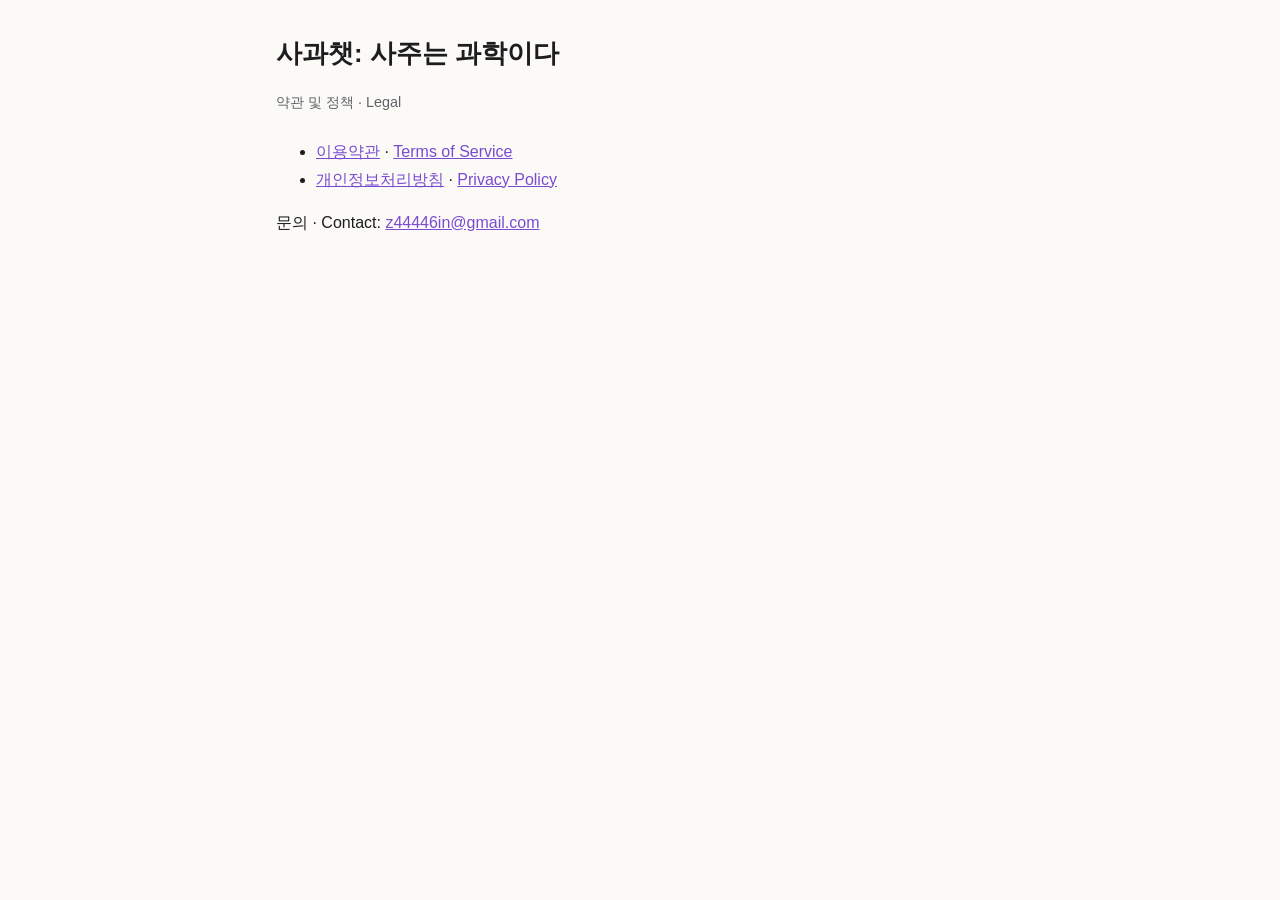
<file: index.html>
<!doctype html>
<html lang="ko">
<head>
<meta charset="utf-8">
<meta name="viewport" content="width=device-width, initial-scale=1">
<title>사과챗 약관</title>
<link rel="stylesheet" href="style.css">
</head>
<body>
<main>
<h1>사과챗: 사주는 과학이다</h1>
<p class="meta">약관 및 정책 · Legal</p>
<ul>
<li><a href="terms.html">이용약관</a> · <a href="terms-en.html">Terms of Service</a></li>
<li><a href="privacy.html">개인정보처리방침</a> · <a href="privacy-en.html">Privacy Policy</a></li>
</ul>
<p>문의 · Contact: <a href="mailto:z44446in@gmail.com">z44446in@gmail.com</a></p>
</main>
</body>
</html>
</file>
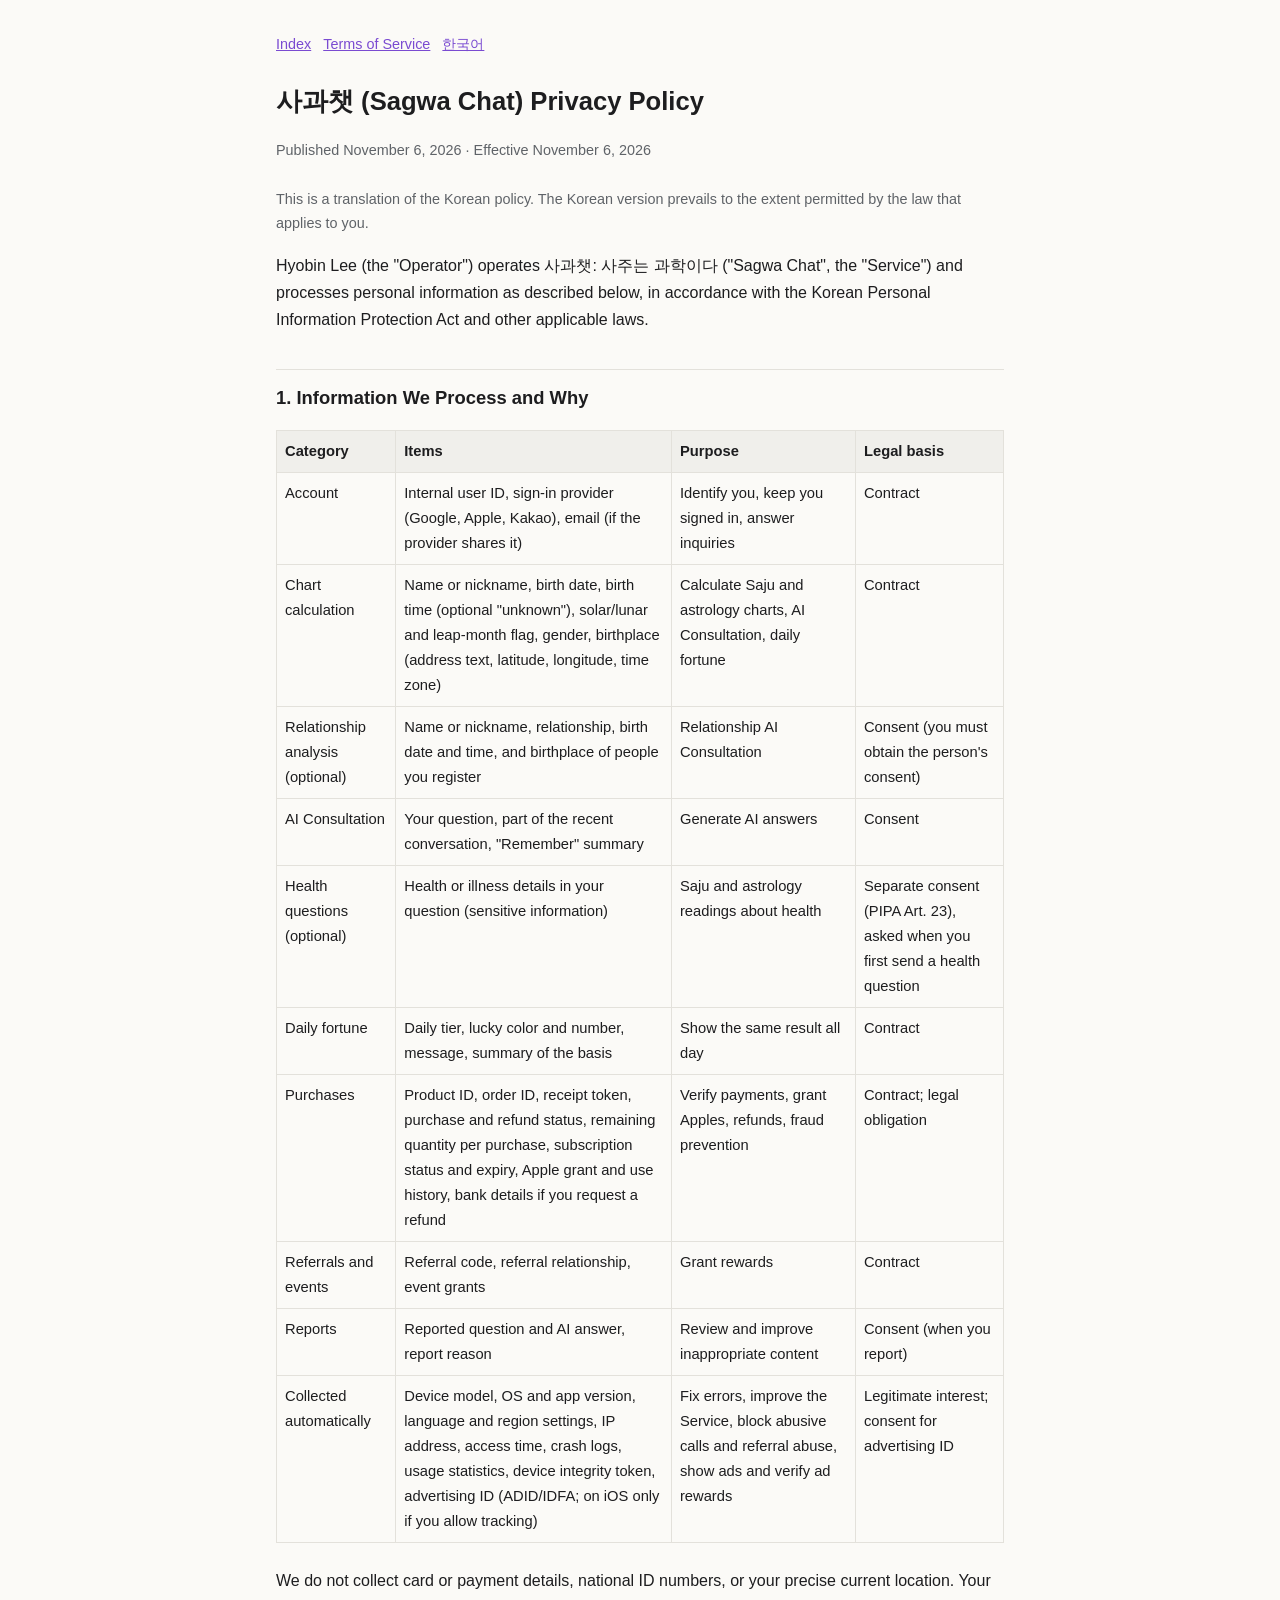
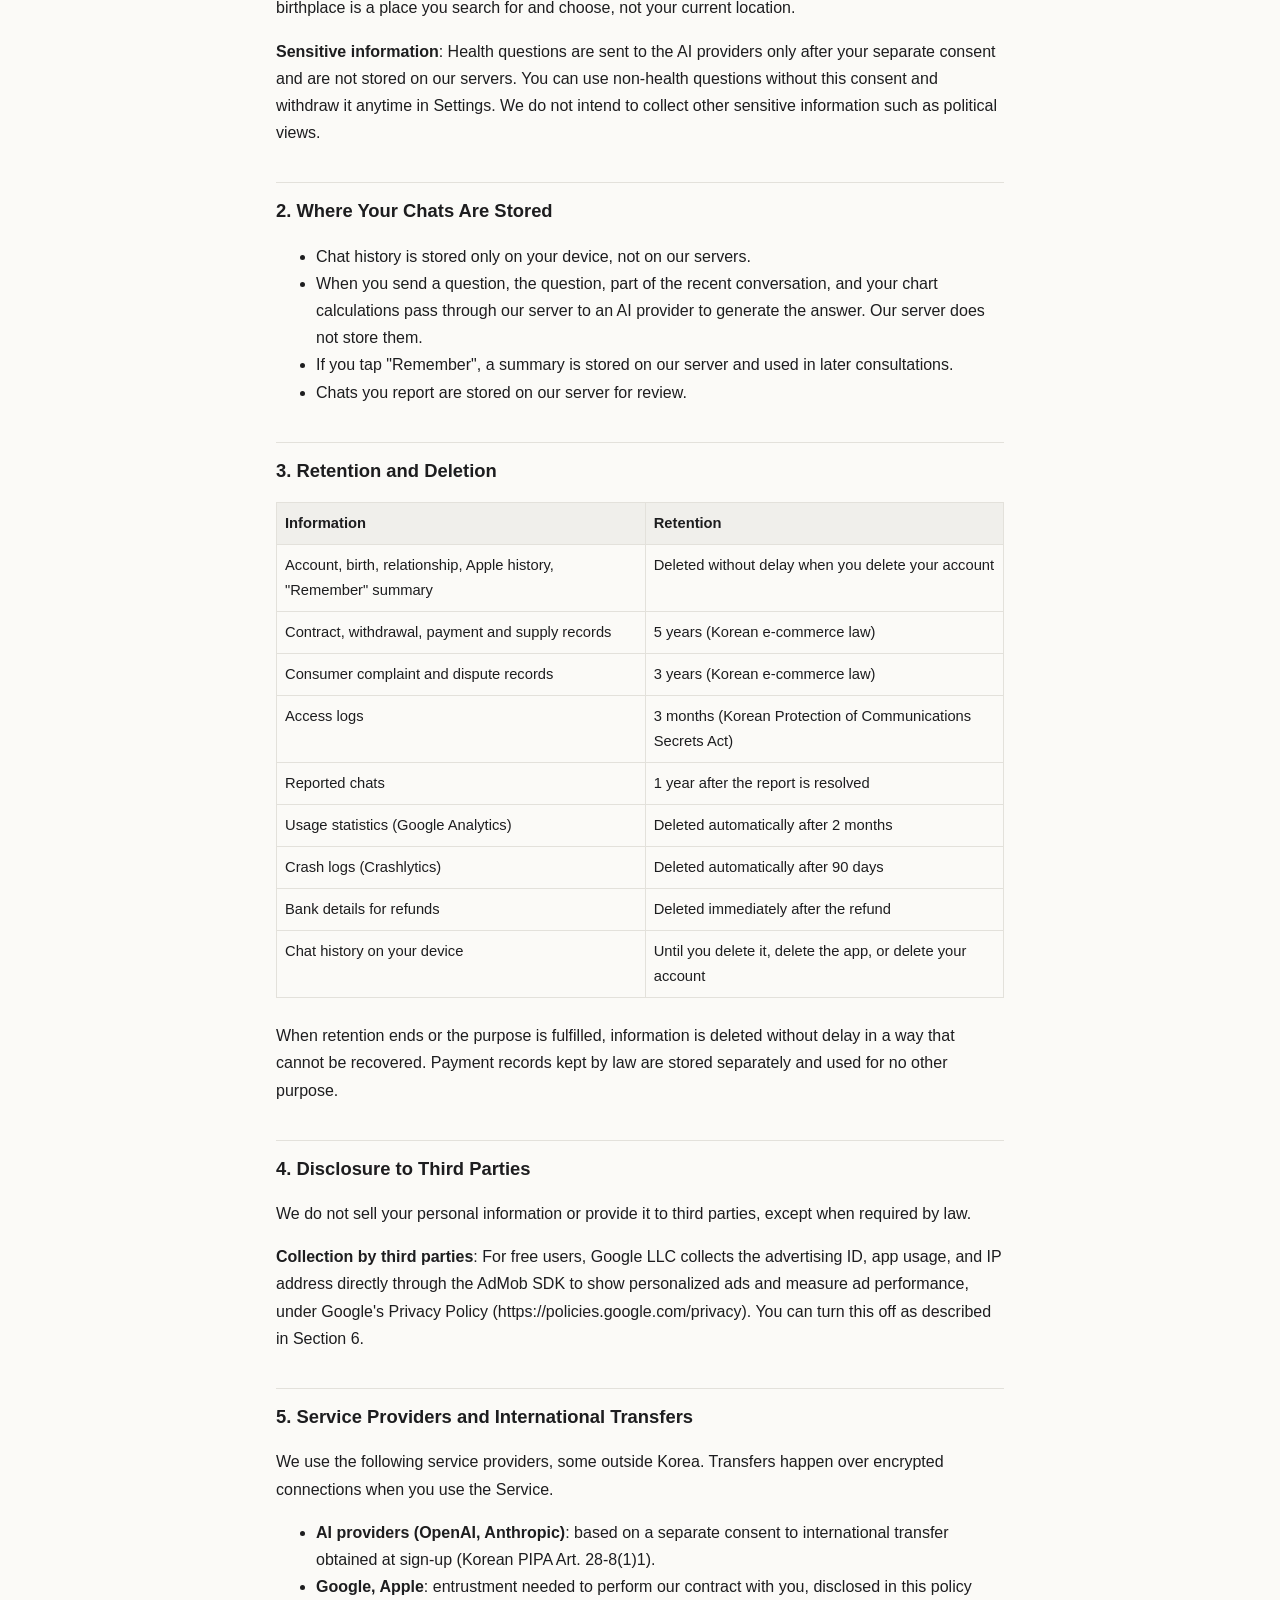
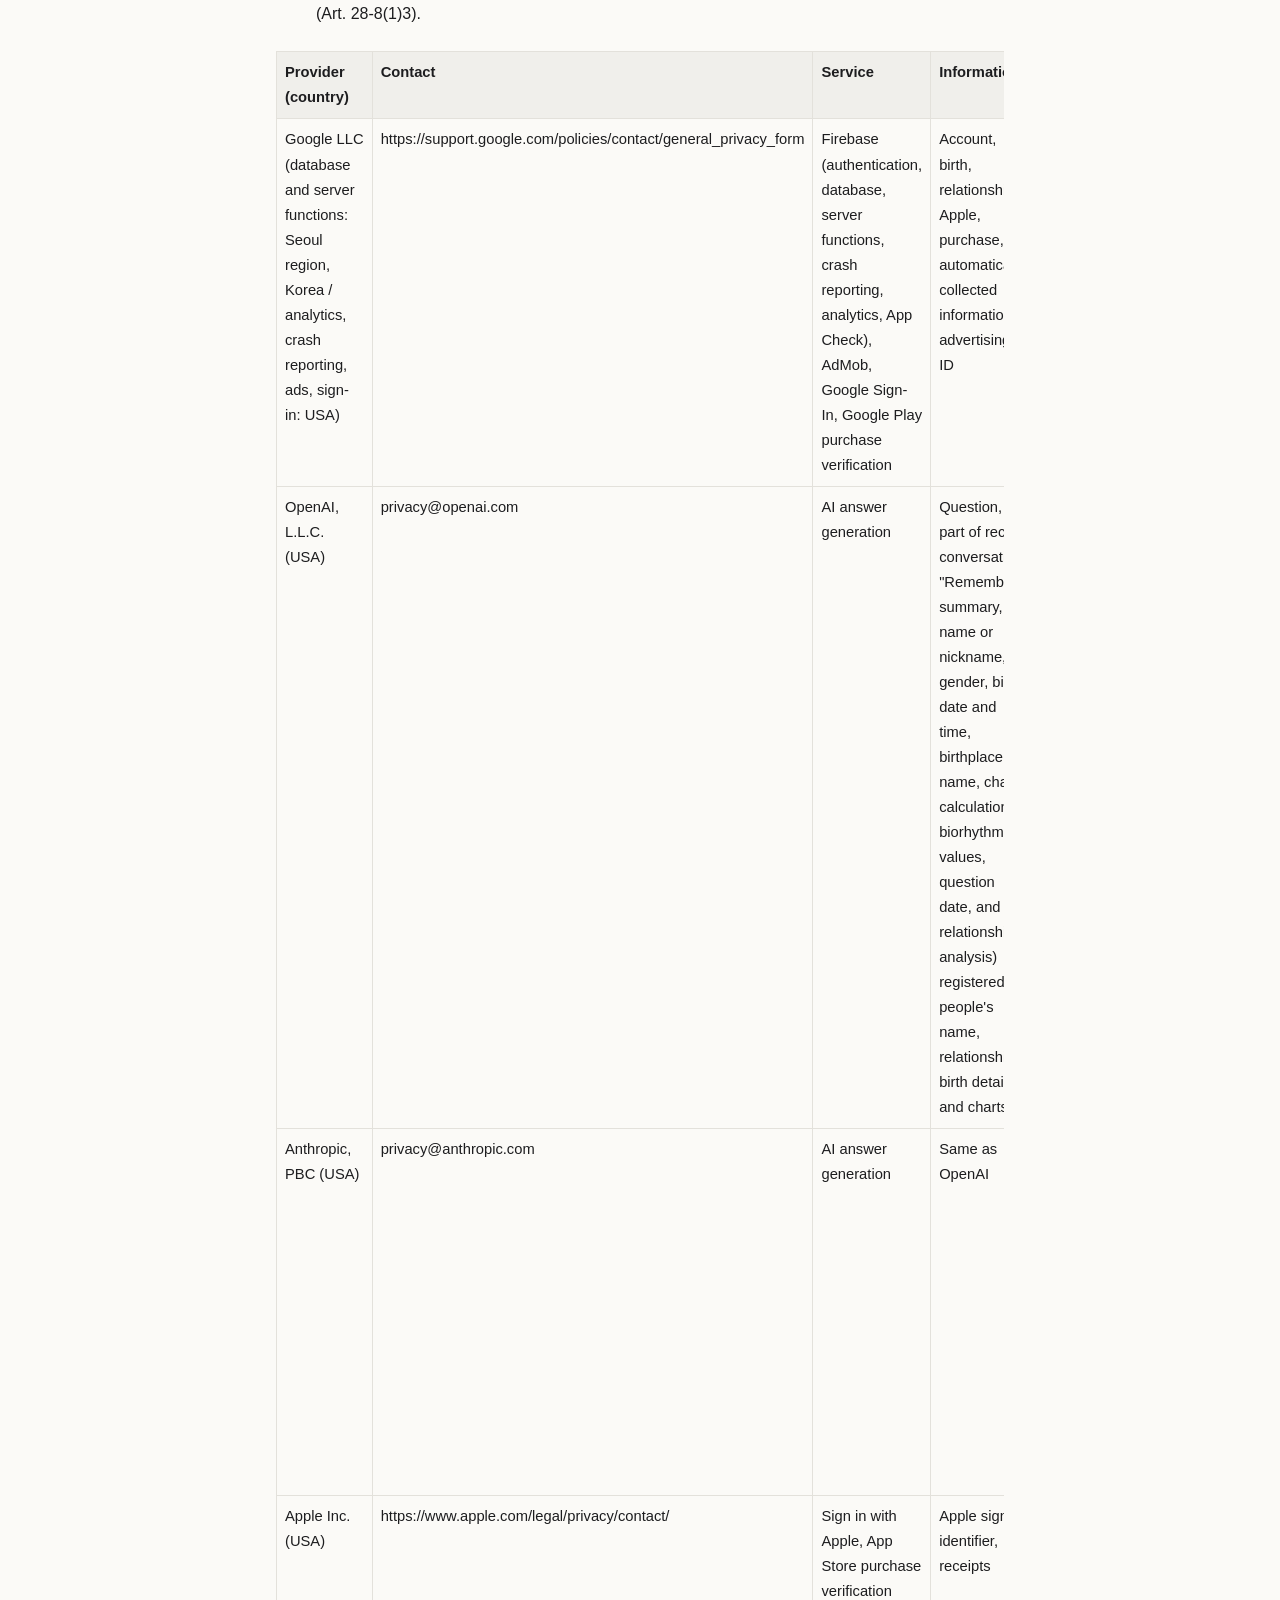
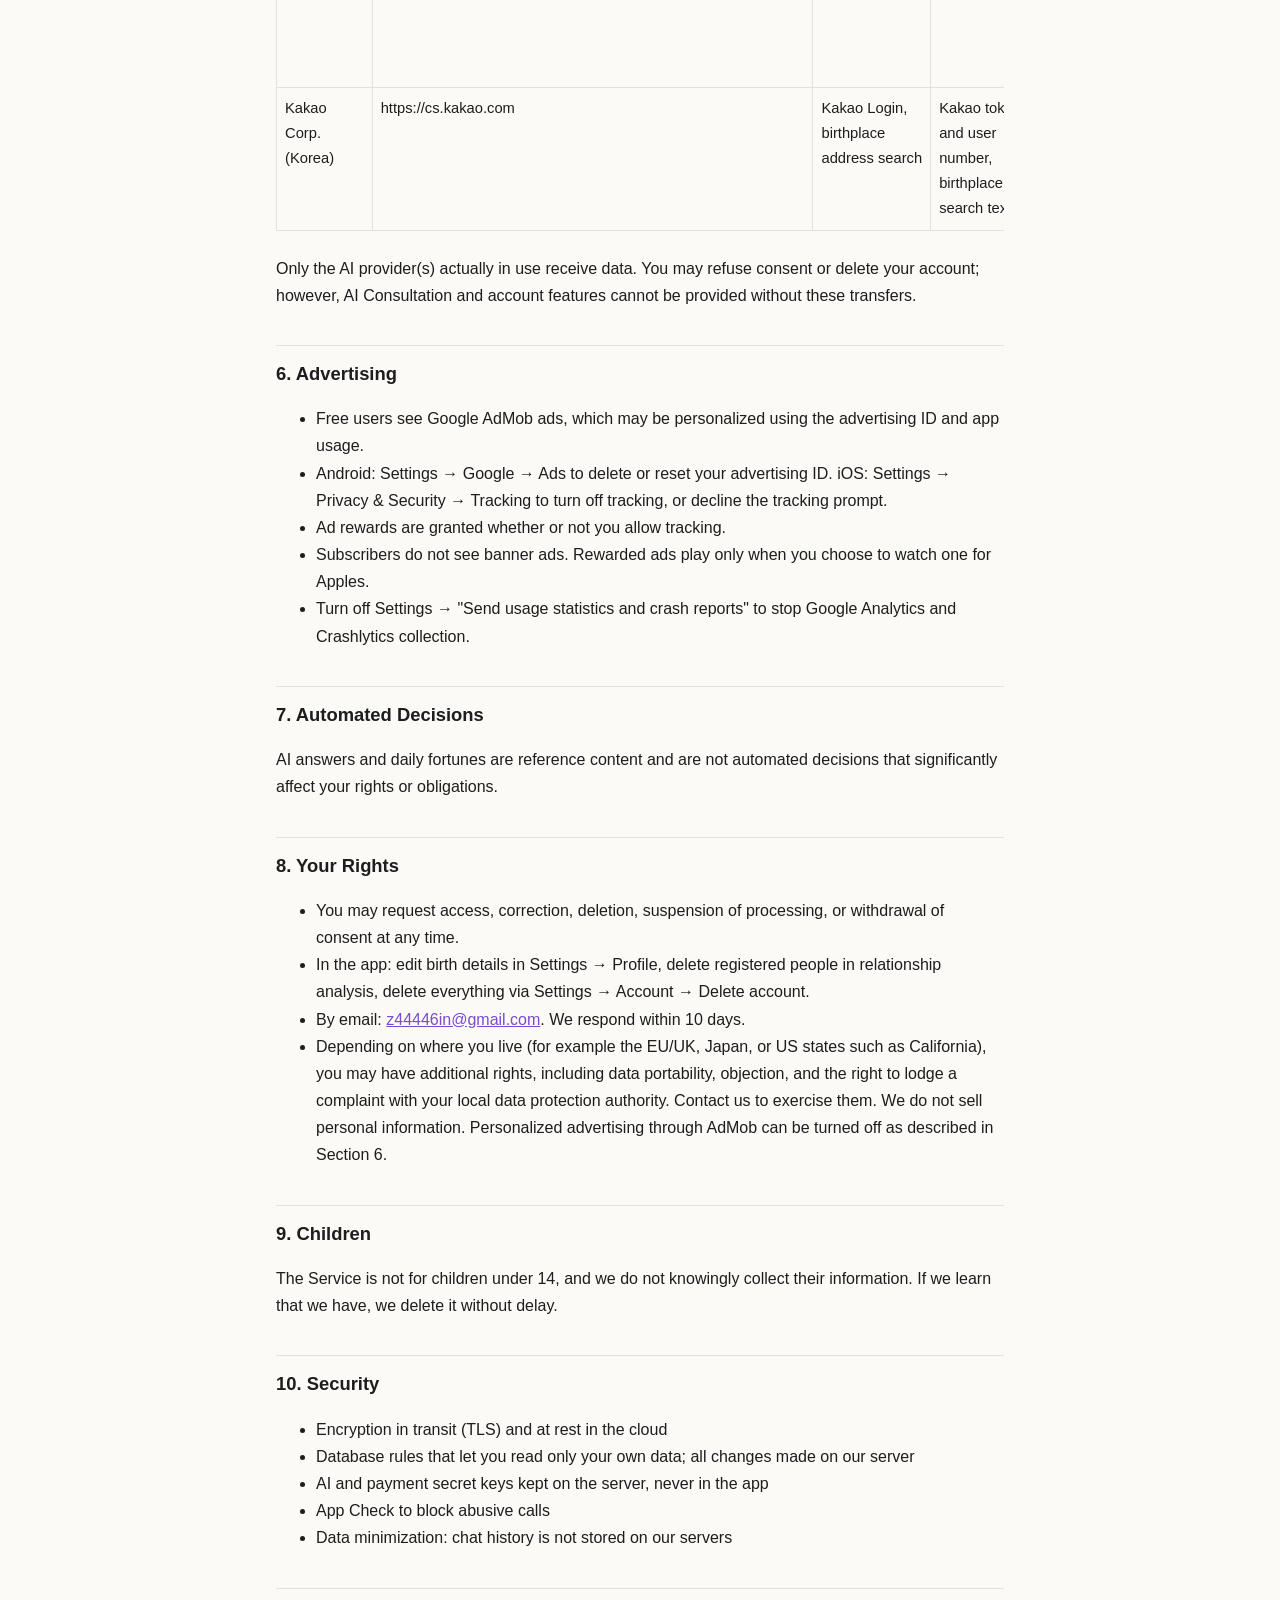
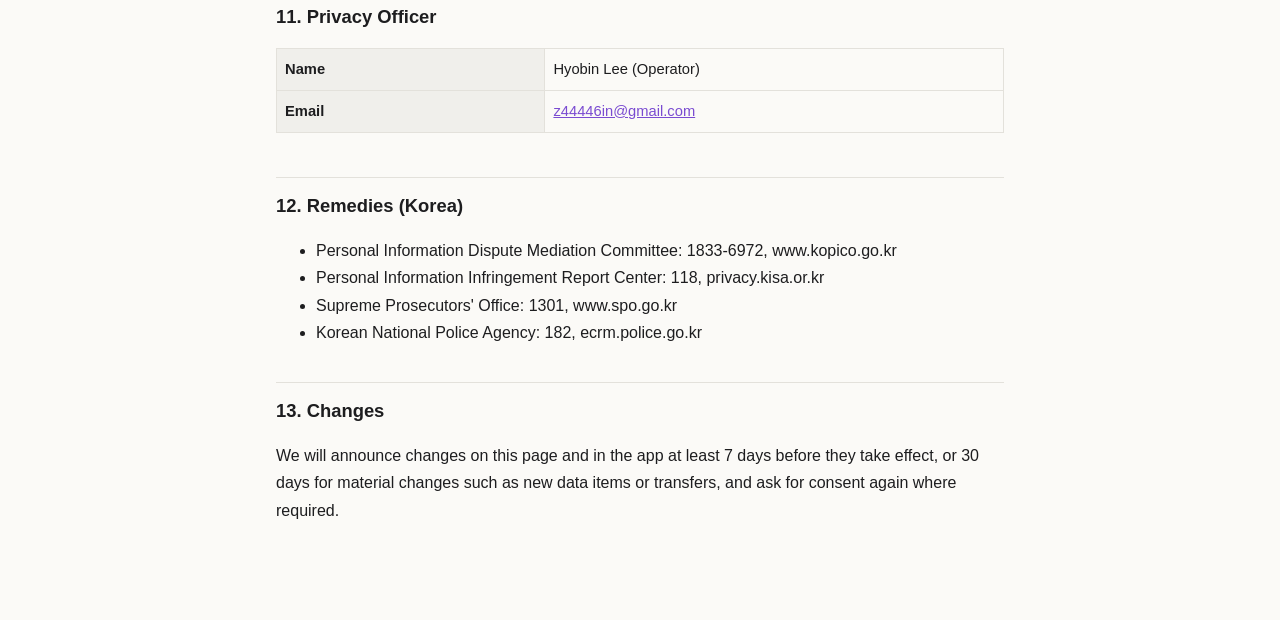
<file: privacy-en.html>
<!doctype html>
<html lang="en">
<head>
<meta charset="utf-8">
<meta name="viewport" content="width=device-width, initial-scale=1">
<title>사과챗 Privacy Policy</title>
<link rel="stylesheet" href="style.css">
</head>
<body>
<main>
<nav><a href="index.html">Index</a><a href="terms-en.html">Terms of Service</a><a href="privacy.html">한국어</a></nav>
<h1>사과챗 (Sagwa Chat) Privacy Policy</h1>
<p class="meta">Published November 6, 2026 · Effective November 6, 2026</p>
<p class="note">This is a translation of the Korean policy. The Korean version prevails to the extent permitted by the law that applies to you.</p>

<p>Hyobin Lee (the "Operator") operates 사과챗: 사주는 과학이다 ("Sagwa Chat", the "Service") and processes personal information as described below, in accordance with the Korean Personal Information Protection Act and other applicable laws.</p>

<h2>1. Information We Process and Why</h2>
<div class="table-wrap"><table>
<tr><th>Category</th><th>Items</th><th>Purpose</th><th>Legal basis</th></tr>
<tr><td>Account</td><td>Internal user ID, sign-in provider (Google, Apple, Kakao), email (if the provider shares it)</td><td>Identify you, keep you signed in, answer inquiries</td><td>Contract</td></tr>
<tr><td>Chart calculation</td><td>Name or nickname, birth date, birth time (optional "unknown"), solar/lunar and leap-month flag, gender, birthplace (address text, latitude, longitude, time zone)</td><td>Calculate Saju and astrology charts, AI Consultation, daily fortune</td><td>Contract</td></tr>
<tr><td>Relationship analysis (optional)</td><td>Name or nickname, relationship, birth date and time, and birthplace of people you register</td><td>Relationship AI Consultation</td><td>Consent (you must obtain the person's consent)</td></tr>
<tr><td>AI Consultation</td><td>Your question, part of the recent conversation, "Remember" summary</td><td>Generate AI answers</td><td>Consent</td></tr>
<tr><td>Health questions (optional)</td><td>Health or illness details in your question (sensitive information)</td><td>Saju and astrology readings about health</td><td>Separate consent (PIPA Art. 23), asked when you first send a health question</td></tr>
<tr><td>Daily fortune</td><td>Daily tier, lucky color and number, message, summary of the basis</td><td>Show the same result all day</td><td>Contract</td></tr>
<tr><td>Purchases</td><td>Product ID, order ID, receipt token, purchase and refund status, remaining quantity per purchase, subscription status and expiry, Apple grant and use history, bank details if you request a refund</td><td>Verify payments, grant Apples, refunds, fraud prevention</td><td>Contract; legal obligation</td></tr>
<tr><td>Referrals and events</td><td>Referral code, referral relationship, event grants</td><td>Grant rewards</td><td>Contract</td></tr>
<tr><td>Reports</td><td>Reported question and AI answer, report reason</td><td>Review and improve inappropriate content</td><td>Consent (when you report)</td></tr>
<tr><td>Collected automatically</td><td>Device model, OS and app version, language and region settings, IP address, access time, crash logs, usage statistics, device integrity token, advertising ID (ADID/IDFA; on iOS only if you allow tracking)</td><td>Fix errors, improve the Service, block abusive calls and referral abuse, show ads and verify ad rewards</td><td>Legitimate interest; consent for advertising ID</td></tr>
</table></div>
<p>We do not collect card or payment details, national ID numbers, or your precise current location. Your birthplace is a place you search for and choose, not your current location.</p>
<p><strong>Sensitive information</strong>: Health questions are sent to the AI providers only after your separate consent and are not stored on our servers. You can use non-health questions without this consent and withdraw it anytime in Settings. We do not intend to collect other sensitive information such as political views.</p>

<h2>2. Where Your Chats Are Stored</h2>
<ul>
<li>Chat history is stored only on your device, not on our servers.</li>
<li>When you send a question, the question, part of the recent conversation, and your chart calculations pass through our server to an AI provider to generate the answer. Our server does not store them.</li>
<li>If you tap "Remember", a summary is stored on our server and used in later consultations.</li>
<li>Chats you report are stored on our server for review.</li>
</ul>

<h2>3. Retention and Deletion</h2>
<div class="table-wrap"><table>
<tr><th>Information</th><th>Retention</th></tr>
<tr><td>Account, birth, relationship, Apple history, "Remember" summary</td><td>Deleted without delay when you delete your account</td></tr>
<tr><td>Contract, withdrawal, payment and supply records</td><td>5 years (Korean e-commerce law)</td></tr>
<tr><td>Consumer complaint and dispute records</td><td>3 years (Korean e-commerce law)</td></tr>
<tr><td>Access logs</td><td>3 months (Korean Protection of Communications Secrets Act)</td></tr>
<tr><td>Reported chats</td><td>1 year after the report is resolved</td></tr>
<tr><td>Usage statistics (Google Analytics)</td><td>Deleted automatically after 2 months</td></tr>
<tr><td>Crash logs (Crashlytics)</td><td>Deleted automatically after 90 days</td></tr>
<tr><td>Bank details for refunds</td><td>Deleted immediately after the refund</td></tr>
<tr><td>Chat history on your device</td><td>Until you delete it, delete the app, or delete your account</td></tr>
</table></div>
<p>When retention ends or the purpose is fulfilled, information is deleted without delay in a way that cannot be recovered. Payment records kept by law are stored separately and used for no other purpose.</p>

<h2>4. Disclosure to Third Parties</h2>
<p>We do not sell your personal information or provide it to third parties, except when required by law.</p>
<p><strong>Collection by third parties</strong>: For free users, Google LLC collects the advertising ID, app usage, and IP address directly through the AdMob SDK to show personalized ads and measure ad performance, under Google's Privacy Policy (https://policies.google.com/privacy). You can turn this off as described in Section 6.</p>

<h2 id="transfer">5. Service Providers and International Transfers</h2>
<p>We use the following service providers, some outside Korea. Transfers happen over encrypted connections when you use the Service.</p>
<ul><li><strong>AI providers (OpenAI, Anthropic)</strong>: based on a separate consent to international transfer obtained at sign-up (Korean PIPA Art. 28-8(1)1).</li><li><strong>Google, Apple</strong>: entrustment needed to perform our contract with you, disclosed in this policy (Art. 28-8(1)3).</li></ul>
<div class="table-wrap"><table>
<tr><th>Provider (country)</th><th>Contact</th><th>Service</th><th>Information</th><th>Retention</th></tr>
<tr><td>Google LLC (database and server functions: Seoul region, Korea / analytics, crash reporting, ads, sign-in: USA)</td><td>https://support.google.com/policies/contact/general_privacy_form</td><td>Firebase (authentication, database, server functions, crash reporting, analytics, App Check), AdMob, Google Sign-In, Google Play purchase verification</td><td>Account, birth, relationship, Apple, purchase, automatically collected information, advertising ID</td><td>Until account deletion or end of contract (legal retention periods apply)</td></tr>
<tr><td>OpenAI, L.L.C. (USA)</td><td>privacy@openai.com</td><td>AI answer generation</td><td>Question, part of recent conversation, "Remember" summary, name or nickname, gender, birth date and time, birthplace name, chart calculations, biorhythm values, question date, and (for relationship analysis) registered people's name, relationship, birth details, and charts</td><td>Up to 30 days under the provider's policy; not used for model training</td></tr>
<tr><td>Anthropic, PBC (USA)</td><td>privacy@anthropic.com</td><td>AI answer generation</td><td>Same as OpenAI</td><td>Deleted within 30 days under the provider's policy; up to 2 years if flagged for usage-policy violations; not used for model training</td></tr>
<tr><td>Apple Inc. (USA)</td><td>https://www.apple.com/legal/privacy/contact/</td><td>Sign in with Apple, App Store purchase verification</td><td>Apple sign-in identifier, receipts</td><td>Until account deletion (legal retention periods apply)</td></tr>
<tr><td>Kakao Corp. (Korea)</td><td>https://cs.kakao.com</td><td>Kakao Login, birthplace address search</td><td>Kakao token and user number, birthplace search text</td><td>Until account deletion</td></tr>
</table></div>
<p>Only the AI provider(s) actually in use receive data. You may refuse consent or delete your account; however, AI Consultation and account features cannot be provided without these transfers.</p>

<h2>6. Advertising</h2>
<ul>
<li>Free users see Google AdMob ads, which may be personalized using the advertising ID and app usage.</li>
<li>Android: Settings → Google → Ads to delete or reset your advertising ID. iOS: Settings → Privacy &amp; Security → Tracking to turn off tracking, or decline the tracking prompt.</li>
<li>Ad rewards are granted whether or not you allow tracking.</li>
<li>Subscribers do not see banner ads. Rewarded ads play only when you choose to watch one for Apples.</li>
<li>Turn off Settings → "Send usage statistics and crash reports" to stop Google Analytics and Crashlytics collection.</li>
</ul>

<h2>7. Automated Decisions</h2>
<p>AI answers and daily fortunes are reference content and are not automated decisions that significantly affect your rights or obligations.</p>

<h2>8. Your Rights</h2>
<ul>
<li>You may request access, correction, deletion, suspension of processing, or withdrawal of consent at any time.</li>
<li>In the app: edit birth details in Settings → Profile, delete registered people in relationship analysis, delete everything via Settings → Account → Delete account.</li>
<li>By email: <a href="mailto:z44446in@gmail.com">z44446in@gmail.com</a>. We respond within 10 days.</li>
<li>Depending on where you live (for example the EU/UK, Japan, or US states such as California), you may have additional rights, including data portability, objection, and the right to lodge a complaint with your local data protection authority. Contact us to exercise them. We do not sell personal information. Personalized advertising through AdMob can be turned off as described in Section 6.</li>
</ul>

<h2>9. Children</h2>
<p>The Service is not for children under 14, and we do not knowingly collect their information. If we learn that we have, we delete it without delay.</p>

<h2>10. Security</h2>
<ul>
<li>Encryption in transit (TLS) and at rest in the cloud</li>
<li>Database rules that let you read only your own data; all changes made on our server</li>
<li>AI and payment secret keys kept on the server, never in the app</li>
<li>App Check to block abusive calls</li>
<li>Data minimization: chat history is not stored on our servers</li>
</ul>

<h2>11. Privacy Officer</h2>
<div class="table-wrap"><table>
<tr><th>Name</th><td>Hyobin Lee (Operator)</td></tr>
<tr><th>Email</th><td><a href="mailto:z44446in@gmail.com">z44446in@gmail.com</a></td></tr>
</table></div>

<h2>12. Remedies (Korea)</h2>
<ul>
<li>Personal Information Dispute Mediation Committee: 1833-6972, www.kopico.go.kr</li>
<li>Personal Information Infringement Report Center: 118, privacy.kisa.or.kr</li>
<li>Supreme Prosecutors' Office: 1301, www.spo.go.kr</li>
<li>Korean National Police Agency: 182, ecrm.police.go.kr</li>
</ul>

<h2>13. Changes</h2>
<p>We will announce changes on this page and in the app at least 7 days before they take effect, or 30 days for material changes such as new data items or transfers, and ask for consent again where required.</p>
</main>
</body>
</html>
</file>
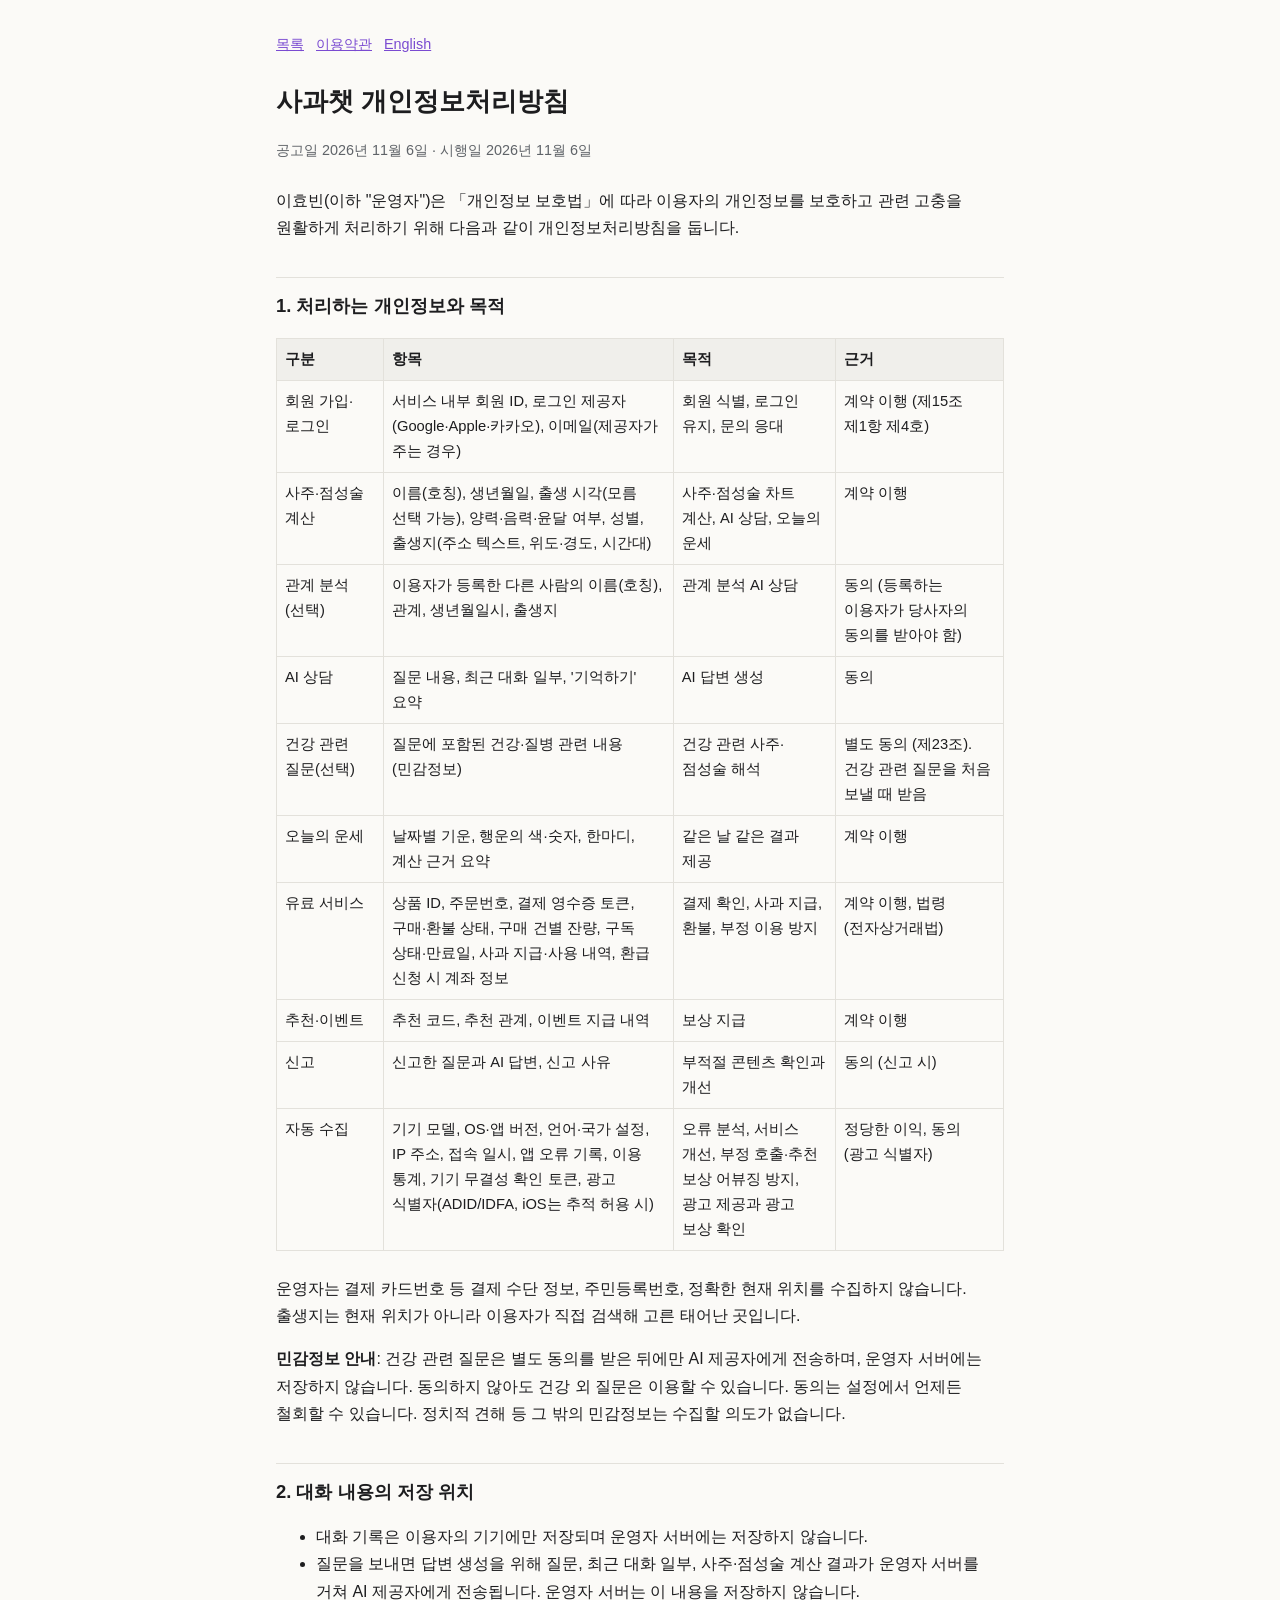
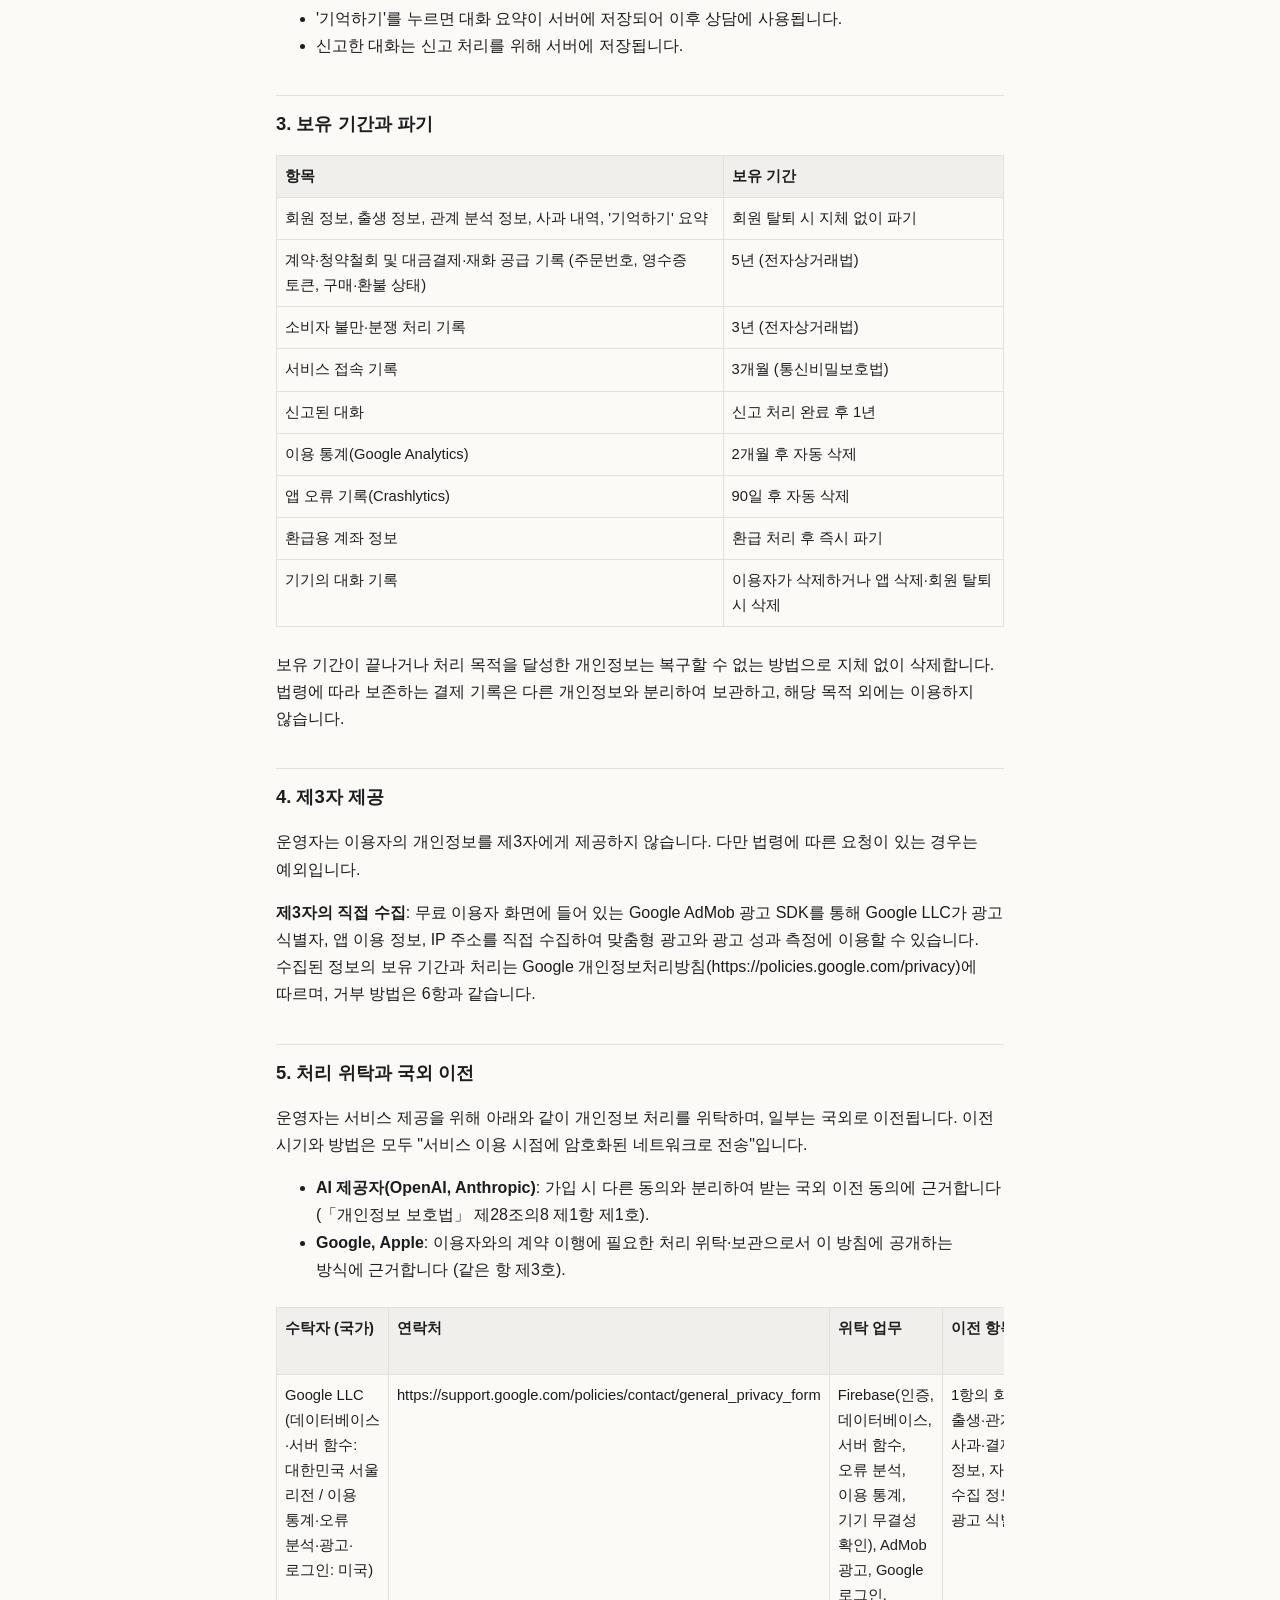
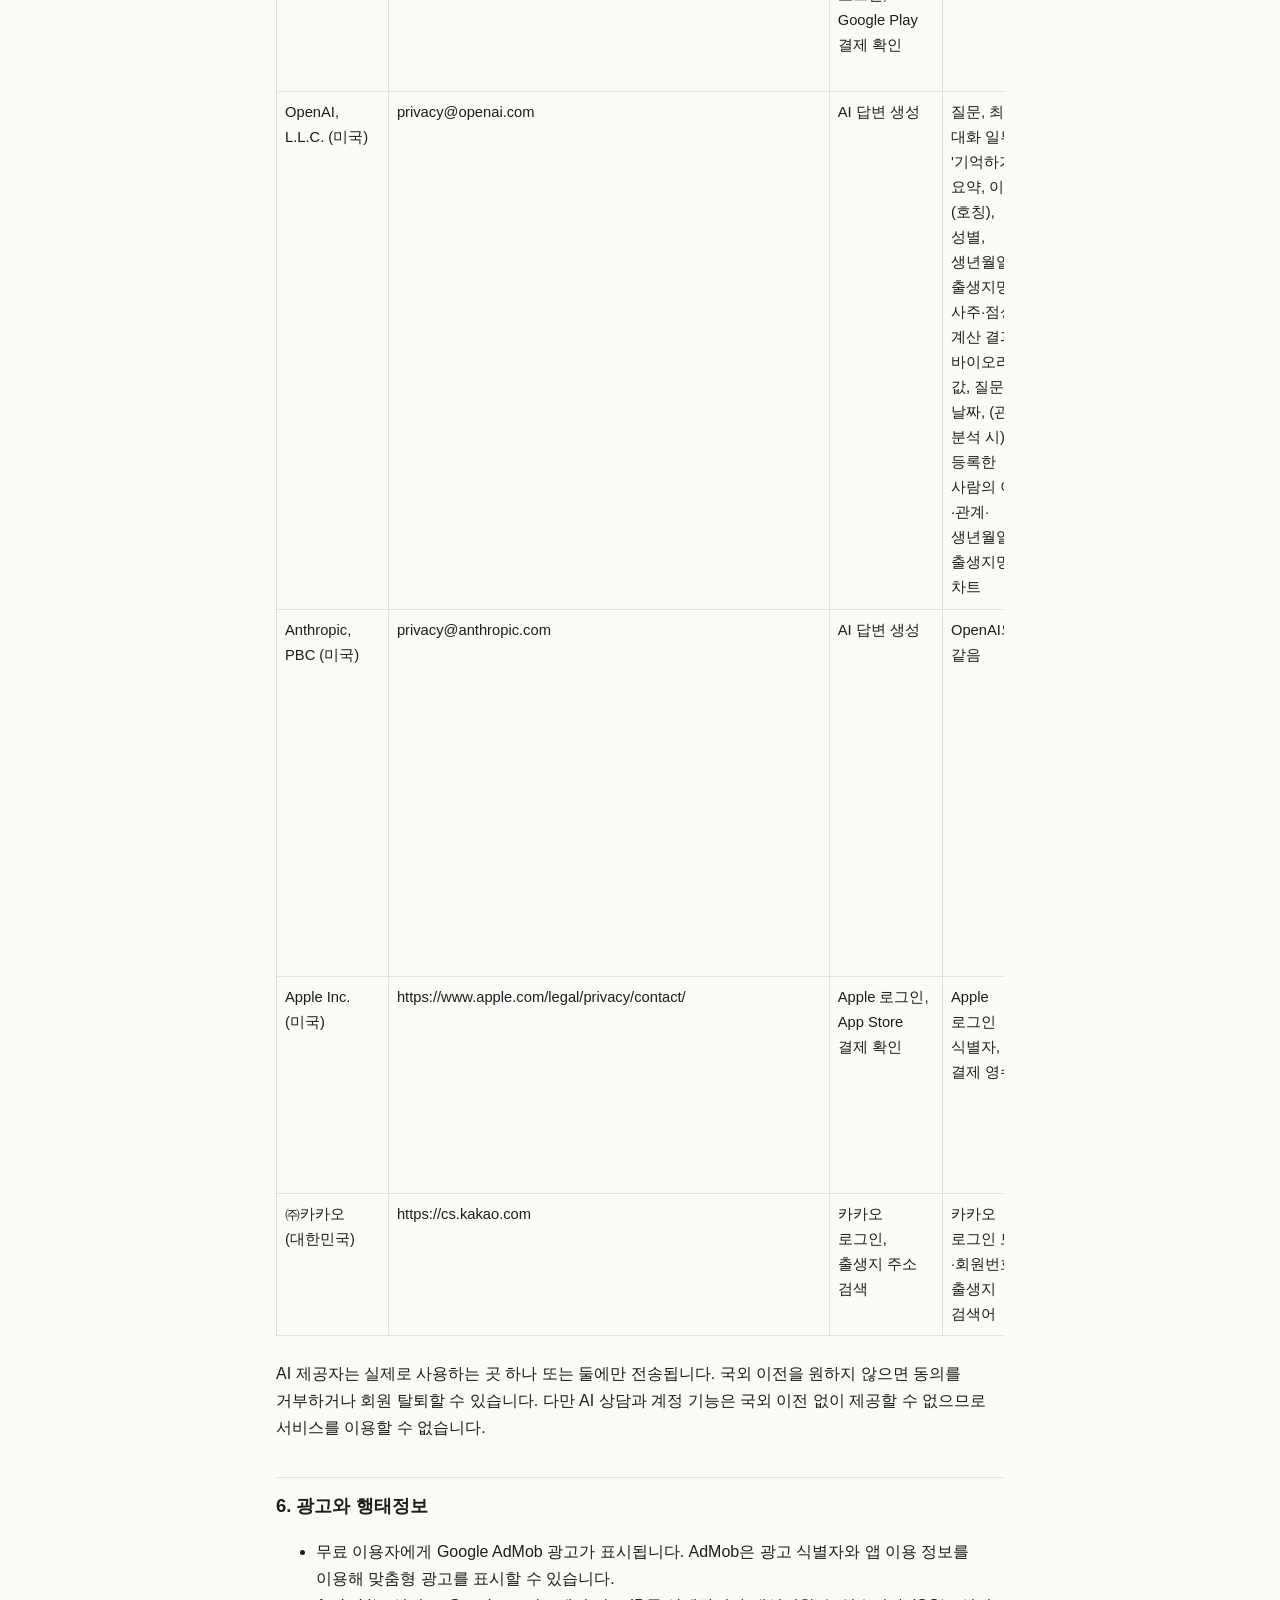
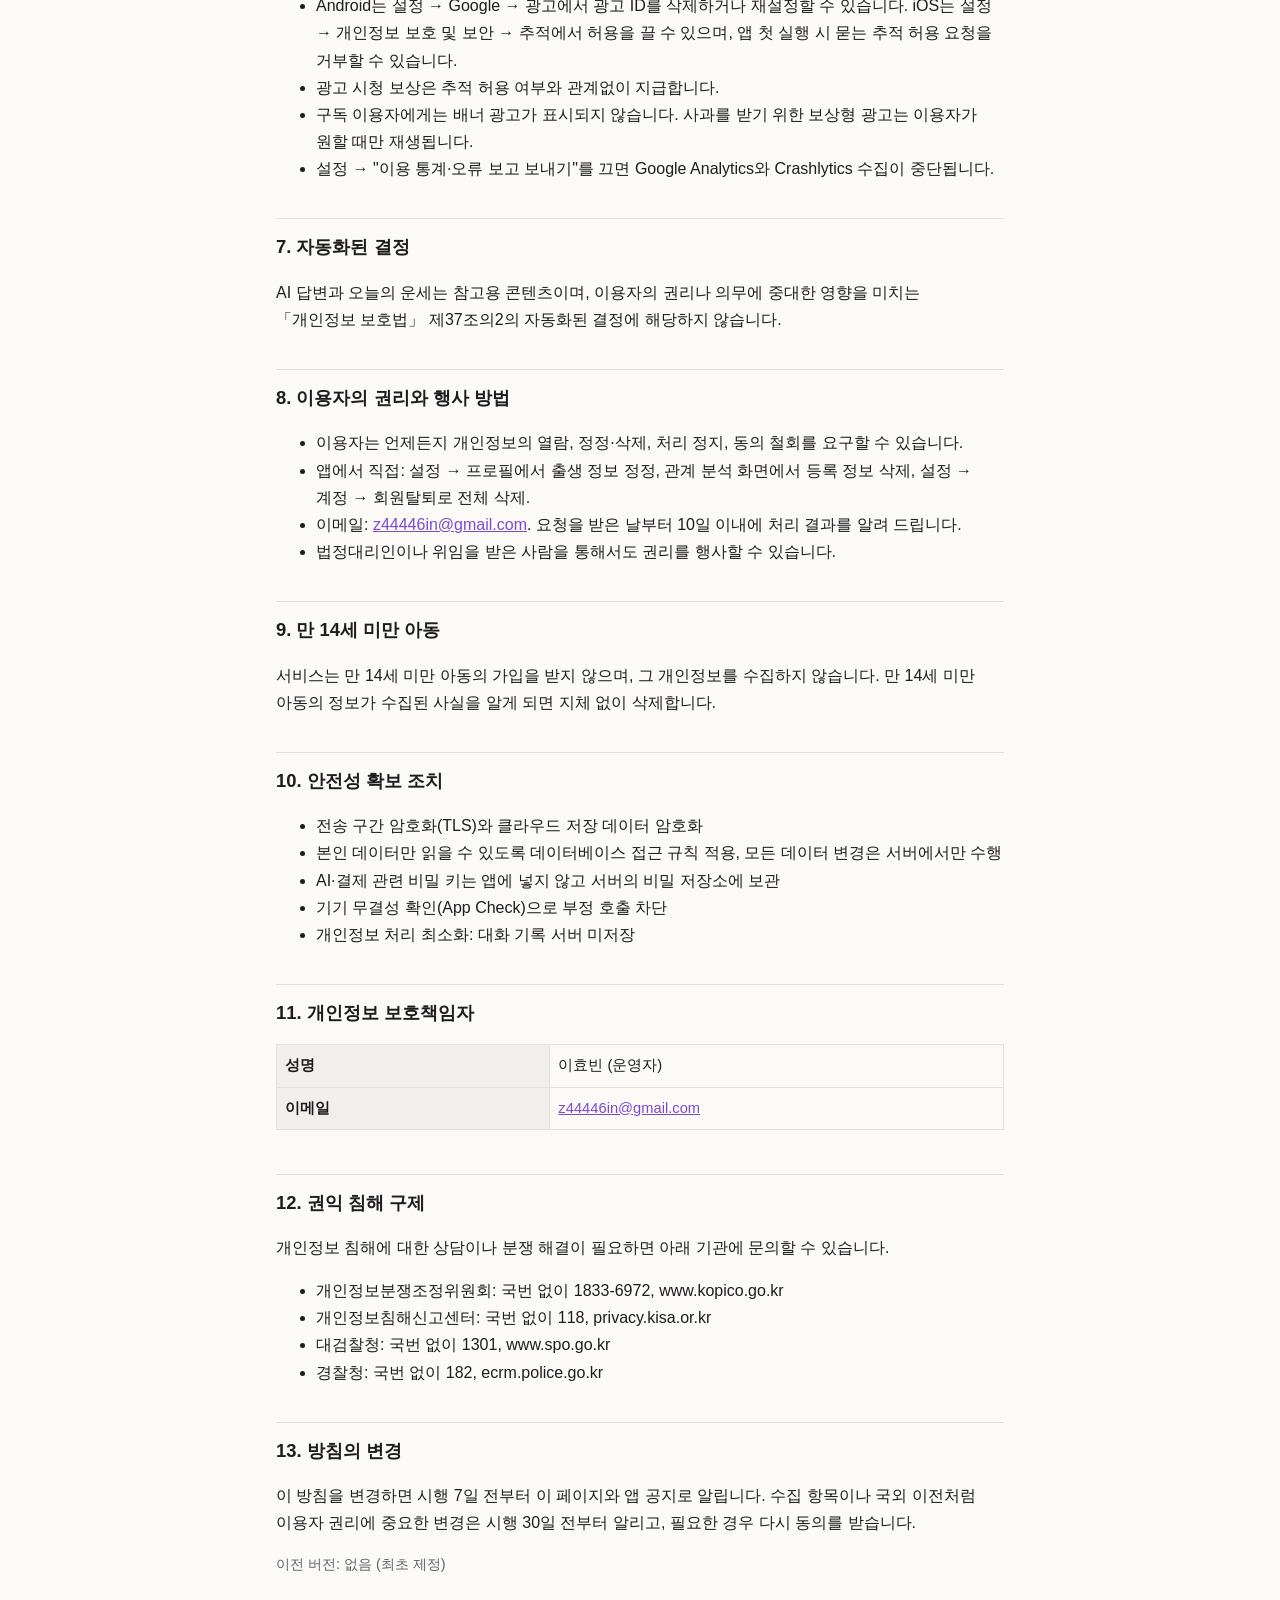
<file: privacy.html>
<!doctype html>
<html lang="ko">
<head>
<meta charset="utf-8">
<meta name="viewport" content="width=device-width, initial-scale=1">
<title>사과챗 개인정보처리방침</title>
<link rel="stylesheet" href="style.css">
</head>
<body>
<main>
<nav><a href="index.html">목록</a><a href="terms.html">이용약관</a><a href="privacy-en.html">English</a></nav>
<h1>사과챗 개인정보처리방침</h1>
<p class="meta">공고일 2026년 11월 6일 · 시행일 2026년 11월 6일</p>

<p>이효빈(이하 "운영자")은 「개인정보 보호법」에 따라 이용자의 개인정보를 보호하고 관련 고충을 원활하게 처리하기 위해 다음과 같이 개인정보처리방침을 둡니다.</p>

<h2>1. 처리하는 개인정보와 목적</h2>
<div class="table-wrap"><table>
<tr><th>구분</th><th>항목</th><th>목적</th><th>근거</th></tr>
<tr><td>회원 가입·로그인</td><td>서비스 내부 회원 ID, 로그인 제공자(Google·Apple·카카오), 이메일(제공자가 주는 경우)</td><td>회원 식별, 로그인 유지, 문의 응대</td><td>계약 이행 (제15조 제1항 제4호)</td></tr>
<tr><td>사주·점성술 계산</td><td>이름(호칭), 생년월일, 출생 시각(모름 선택 가능), 양력·음력·윤달 여부, 성별, 출생지(주소 텍스트, 위도·경도, 시간대)</td><td>사주·점성술 차트 계산, AI 상담, 오늘의 운세</td><td>계약 이행</td></tr>
<tr><td>관계 분석(선택)</td><td>이용자가 등록한 다른 사람의 이름(호칭), 관계, 생년월일시, 출생지</td><td>관계 분석 AI 상담</td><td>동의 (등록하는 이용자가 당사자의 동의를 받아야 함)</td></tr>
<tr><td>AI 상담</td><td>질문 내용, 최근 대화 일부, '기억하기' 요약</td><td>AI 답변 생성</td><td>동의</td></tr>
<tr><td>건강 관련 질문(선택)</td><td>질문에 포함된 건강·질병 관련 내용 (민감정보)</td><td>건강 관련 사주·점성술 해석</td><td>별도 동의 (제23조). 건강 관련 질문을 처음 보낼 때 받음</td></tr>
<tr><td>오늘의 운세</td><td>날짜별 기운, 행운의 색·숫자, 한마디, 계산 근거 요약</td><td>같은 날 같은 결과 제공</td><td>계약 이행</td></tr>
<tr><td>유료 서비스</td><td>상품 ID, 주문번호, 결제 영수증 토큰, 구매·환불 상태, 구매 건별 잔량, 구독 상태·만료일, 사과 지급·사용 내역, 환급 신청 시 계좌 정보</td><td>결제 확인, 사과 지급, 환불, 부정 이용 방지</td><td>계약 이행, 법령(전자상거래법)</td></tr>
<tr><td>추천·이벤트</td><td>추천 코드, 추천 관계, 이벤트 지급 내역</td><td>보상 지급</td><td>계약 이행</td></tr>
<tr><td>신고</td><td>신고한 질문과 AI 답변, 신고 사유</td><td>부적절 콘텐츠 확인과 개선</td><td>동의 (신고 시)</td></tr>
<tr><td>자동 수집</td><td>기기 모델, OS·앱 버전, 언어·국가 설정, IP 주소, 접속 일시, 앱 오류 기록, 이용 통계, 기기 무결성 확인 토큰, 광고 식별자(ADID/IDFA, iOS는 추적 허용 시)</td><td>오류 분석, 서비스 개선, 부정 호출·추천 보상 어뷰징 방지, 광고 제공과 광고 보상 확인</td><td>정당한 이익, 동의(광고 식별자)</td></tr>
</table></div>
<p>운영자는 결제 카드번호 등 결제 수단 정보, 주민등록번호, 정확한 현재 위치를 수집하지 않습니다. 출생지는 현재 위치가 아니라 이용자가 직접 검색해 고른 태어난 곳입니다.</p>
<p><strong>민감정보 안내</strong>: 건강 관련 질문은 별도 동의를 받은 뒤에만 AI 제공자에게 전송하며, 운영자 서버에는 저장하지 않습니다. 동의하지 않아도 건강 외 질문은 이용할 수 있습니다. 동의는 설정에서 언제든 철회할 수 있습니다. 정치적 견해 등 그 밖의 민감정보는 수집할 의도가 없습니다.</p>

<h2>2. 대화 내용의 저장 위치</h2>
<ul>
<li>대화 기록은 이용자의 기기에만 저장되며 운영자 서버에는 저장하지 않습니다.</li>
<li>질문을 보내면 답변 생성을 위해 질문, 최근 대화 일부, 사주·점성술 계산 결과가 운영자 서버를 거쳐 AI 제공자에게 전송됩니다. 운영자 서버는 이 내용을 저장하지 않습니다.</li>
<li>'기억하기'를 누르면 대화 요약이 서버에 저장되어 이후 상담에 사용됩니다.</li>
<li>신고한 대화는 신고 처리를 위해 서버에 저장됩니다.</li>
</ul>

<h2>3. 보유 기간과 파기</h2>
<div class="table-wrap"><table>
<tr><th>항목</th><th>보유 기간</th></tr>
<tr><td>회원 정보, 출생 정보, 관계 분석 정보, 사과 내역, '기억하기' 요약</td><td>회원 탈퇴 시 지체 없이 파기</td></tr>
<tr><td>계약·청약철회 및 대금결제·재화 공급 기록 (주문번호, 영수증 토큰, 구매·환불 상태)</td><td>5년 (전자상거래법)</td></tr>
<tr><td>소비자 불만·분쟁 처리 기록</td><td>3년 (전자상거래법)</td></tr>
<tr><td>서비스 접속 기록</td><td>3개월 (통신비밀보호법)</td></tr>
<tr><td>신고된 대화</td><td>신고 처리 완료 후 1년</td></tr>
<tr><td>이용 통계(Google Analytics)</td><td>2개월 후 자동 삭제</td></tr>
<tr><td>앱 오류 기록(Crashlytics)</td><td>90일 후 자동 삭제</td></tr>
<tr><td>환급용 계좌 정보</td><td>환급 처리 후 즉시 파기</td></tr>
<tr><td>기기의 대화 기록</td><td>이용자가 삭제하거나 앱 삭제·회원 탈퇴 시 삭제</td></tr>
</table></div>
<p>보유 기간이 끝나거나 처리 목적을 달성한 개인정보는 복구할 수 없는 방법으로 지체 없이 삭제합니다. 법령에 따라 보존하는 결제 기록은 다른 개인정보와 분리하여 보관하고, 해당 목적 외에는 이용하지 않습니다.</p>

<h2>4. 제3자 제공</h2>
<p>운영자는 이용자의 개인정보를 제3자에게 제공하지 않습니다. 다만 법령에 따른 요청이 있는 경우는 예외입니다.</p>
<p><strong>제3자의 직접 수집</strong>: 무료 이용자 화면에 들어 있는 Google AdMob 광고 SDK를 통해 Google LLC가 광고 식별자, 앱 이용 정보, IP 주소를 직접 수집하여 맞춤형 광고와 광고 성과 측정에 이용할 수 있습니다. 수집된 정보의 보유 기간과 처리는 Google 개인정보처리방침(https://policies.google.com/privacy)에 따르며, 거부 방법은 6항과 같습니다.</p>

<h2 id="transfer">5. 처리 위탁과 국외 이전</h2>
<p>운영자는 서비스 제공을 위해 아래와 같이 개인정보 처리를 위탁하며, 일부는 국외로 이전됩니다. 이전 시기와 방법은 모두 "서비스 이용 시점에 암호화된 네트워크로 전송"입니다.</p>
<ul><li><strong>AI 제공자(OpenAI, Anthropic)</strong>: 가입 시 다른 동의와 분리하여 받는 국외 이전 동의에 근거합니다 (「개인정보 보호법」 제28조의8 제1항 제1호).</li><li><strong>Google, Apple</strong>: 이용자와의 계약 이행에 필요한 처리 위탁·보관으로서 이 방침에 공개하는 방식에 근거합니다 (같은 항 제3호).</li></ul>
<div class="table-wrap"><table>
<tr><th>수탁자 (국가)</th><th>연락처</th><th>위탁 업무</th><th>이전 항목</th><th>보유 기간</th></tr>
<tr><td>Google LLC (데이터베이스·서버 함수: 대한민국 서울 리전 / 이용 통계·오류 분석·광고·로그인: 미국)</td><td>https://support.google.com/policies/contact/general_privacy_form</td><td>Firebase(인증, 데이터베이스, 서버 함수, 오류 분석, 이용 통계, 기기 무결성 확인), AdMob 광고, Google 로그인, Google Play 결제 확인</td><td>1항의 회원·출생·관계·사과·결제 정보, 자동 수집 정보, 광고 식별자</td><td>회원 탈퇴 또는 위탁 계약 종료 시까지 (법정 보관 정보는 해당 기간)</td></tr>
<tr><td>OpenAI, L.L.C. (미국)</td><td>privacy@openai.com</td><td>AI 답변 생성</td><td>질문, 최근 대화 일부, '기억하기' 요약, 이름(호칭), 성별, 생년월일시, 출생지명, 사주·점성술 계산 결과, 바이오리듬 값, 질문 날짜, (관계 분석 시) 등록한 사람의 이름·관계·생년월일시·출생지명·차트</td><td>제공자 정책상 최대 30일 보관 후 삭제 (모델 학습에 사용되지 않음)</td></tr>
<tr><td>Anthropic, PBC (미국)</td><td>privacy@anthropic.com</td><td>AI 답변 생성</td><td>OpenAI와 같음</td><td>제공자 정책상 30일 이내 삭제. 이용정책 위반으로 탐지된 경우 최대 2년 (모델 학습에 사용되지 않음)</td></tr>
<tr><td>Apple Inc. (미국)</td><td>https://www.apple.com/legal/privacy/contact/</td><td>Apple 로그인, App Store 결제 확인</td><td>Apple 로그인 식별자, 결제 영수증</td><td>회원 탈퇴 시까지 (법정 보관 정보는 해당 기간)</td></tr>
<tr><td>㈜카카오 (대한민국)</td><td>https://cs.kakao.com</td><td>카카오 로그인, 출생지 주소 검색</td><td>카카오 로그인 토큰·회원번호, 출생지 검색어</td><td>회원 탈퇴 시까지</td></tr>
</table></div>
<p>AI 제공자는 실제로 사용하는 곳 하나 또는 둘에만 전송됩니다. 국외 이전을 원하지 않으면 동의를 거부하거나 회원 탈퇴할 수 있습니다. 다만 AI 상담과 계정 기능은 국외 이전 없이 제공할 수 없으므로 서비스를 이용할 수 없습니다.</p>

<h2>6. 광고와 행태정보</h2>
<ul>
<li>무료 이용자에게 Google AdMob 광고가 표시됩니다. AdMob은 광고 식별자와 앱 이용 정보를 이용해 맞춤형 광고를 표시할 수 있습니다.</li>
<li>Android는 설정 → Google → 광고에서 광고 ID를 삭제하거나 재설정할 수 있습니다. iOS는 설정 → 개인정보 보호 및 보안 → 추적에서 허용을 끌 수 있으며, 앱 첫 실행 시 묻는 추적 허용 요청을 거부할 수 있습니다.</li>
<li>광고 시청 보상은 추적 허용 여부와 관계없이 지급합니다.</li>
<li>구독 이용자에게는 배너 광고가 표시되지 않습니다. 사과를 받기 위한 보상형 광고는 이용자가 원할 때만 재생됩니다.</li>
<li>설정 → "이용 통계·오류 보고 보내기"를 끄면 Google Analytics와 Crashlytics 수집이 중단됩니다.</li>
</ul>

<h2>7. 자동화된 결정</h2>
<p>AI 답변과 오늘의 운세는 참고용 콘텐츠이며, 이용자의 권리나 의무에 중대한 영향을 미치는 「개인정보 보호법」 제37조의2의 자동화된 결정에 해당하지 않습니다.</p>

<h2>8. 이용자의 권리와 행사 방법</h2>
<ul>
<li>이용자는 언제든지 개인정보의 열람, 정정·삭제, 처리 정지, 동의 철회를 요구할 수 있습니다.</li>
<li>앱에서 직접: 설정 → 프로필에서 출생 정보 정정, 관계 분석 화면에서 등록 정보 삭제, 설정 → 계정 → 회원탈퇴로 전체 삭제.</li>
<li>이메일: <a href="mailto:z44446in@gmail.com">z44446in@gmail.com</a>. 요청을 받은 날부터 10일 이내에 처리 결과를 알려 드립니다.</li>
<li>법정대리인이나 위임을 받은 사람을 통해서도 권리를 행사할 수 있습니다.</li>
</ul>

<h2>9. 만 14세 미만 아동</h2>
<p>서비스는 만 14세 미만 아동의 가입을 받지 않으며, 그 개인정보를 수집하지 않습니다. 만 14세 미만 아동의 정보가 수집된 사실을 알게 되면 지체 없이 삭제합니다.</p>

<h2>10. 안전성 확보 조치</h2>
<ul>
<li>전송 구간 암호화(TLS)와 클라우드 저장 데이터 암호화</li>
<li>본인 데이터만 읽을 수 있도록 데이터베이스 접근 규칙 적용, 모든 데이터 변경은 서버에서만 수행</li>
<li>AI·결제 관련 비밀 키는 앱에 넣지 않고 서버의 비밀 저장소에 보관</li>
<li>기기 무결성 확인(App Check)으로 부정 호출 차단</li>
<li>개인정보 처리 최소화: 대화 기록 서버 미저장</li>
</ul>

<h2>11. 개인정보 보호책임자</h2>
<div class="table-wrap"><table>
<tr><th>성명</th><td>이효빈 (운영자)</td></tr>
<tr><th>이메일</th><td><a href="mailto:z44446in@gmail.com">z44446in@gmail.com</a></td></tr>
</table></div>

<h2>12. 권익 침해 구제</h2>
<p>개인정보 침해에 대한 상담이나 분쟁 해결이 필요하면 아래 기관에 문의할 수 있습니다.</p>
<ul>
<li>개인정보분쟁조정위원회: 국번 없이 1833-6972, www.kopico.go.kr</li>
<li>개인정보침해신고센터: 국번 없이 118, privacy.kisa.or.kr</li>
<li>대검찰청: 국번 없이 1301, www.spo.go.kr</li>
<li>경찰청: 국번 없이 182, ecrm.police.go.kr</li>
</ul>

<h2>13. 방침의 변경</h2>
<p>이 방침을 변경하면 시행 7일 전부터 이 페이지와 앱 공지로 알립니다. 수집 항목이나 국외 이전처럼 이용자 권리에 중요한 변경은 시행 30일 전부터 알리고, 필요한 경우 다시 동의를 받습니다.</p>
<p class="note">이전 버전: 없음 (최초 제정)</p>
</main>
</body>
</html>
</file>
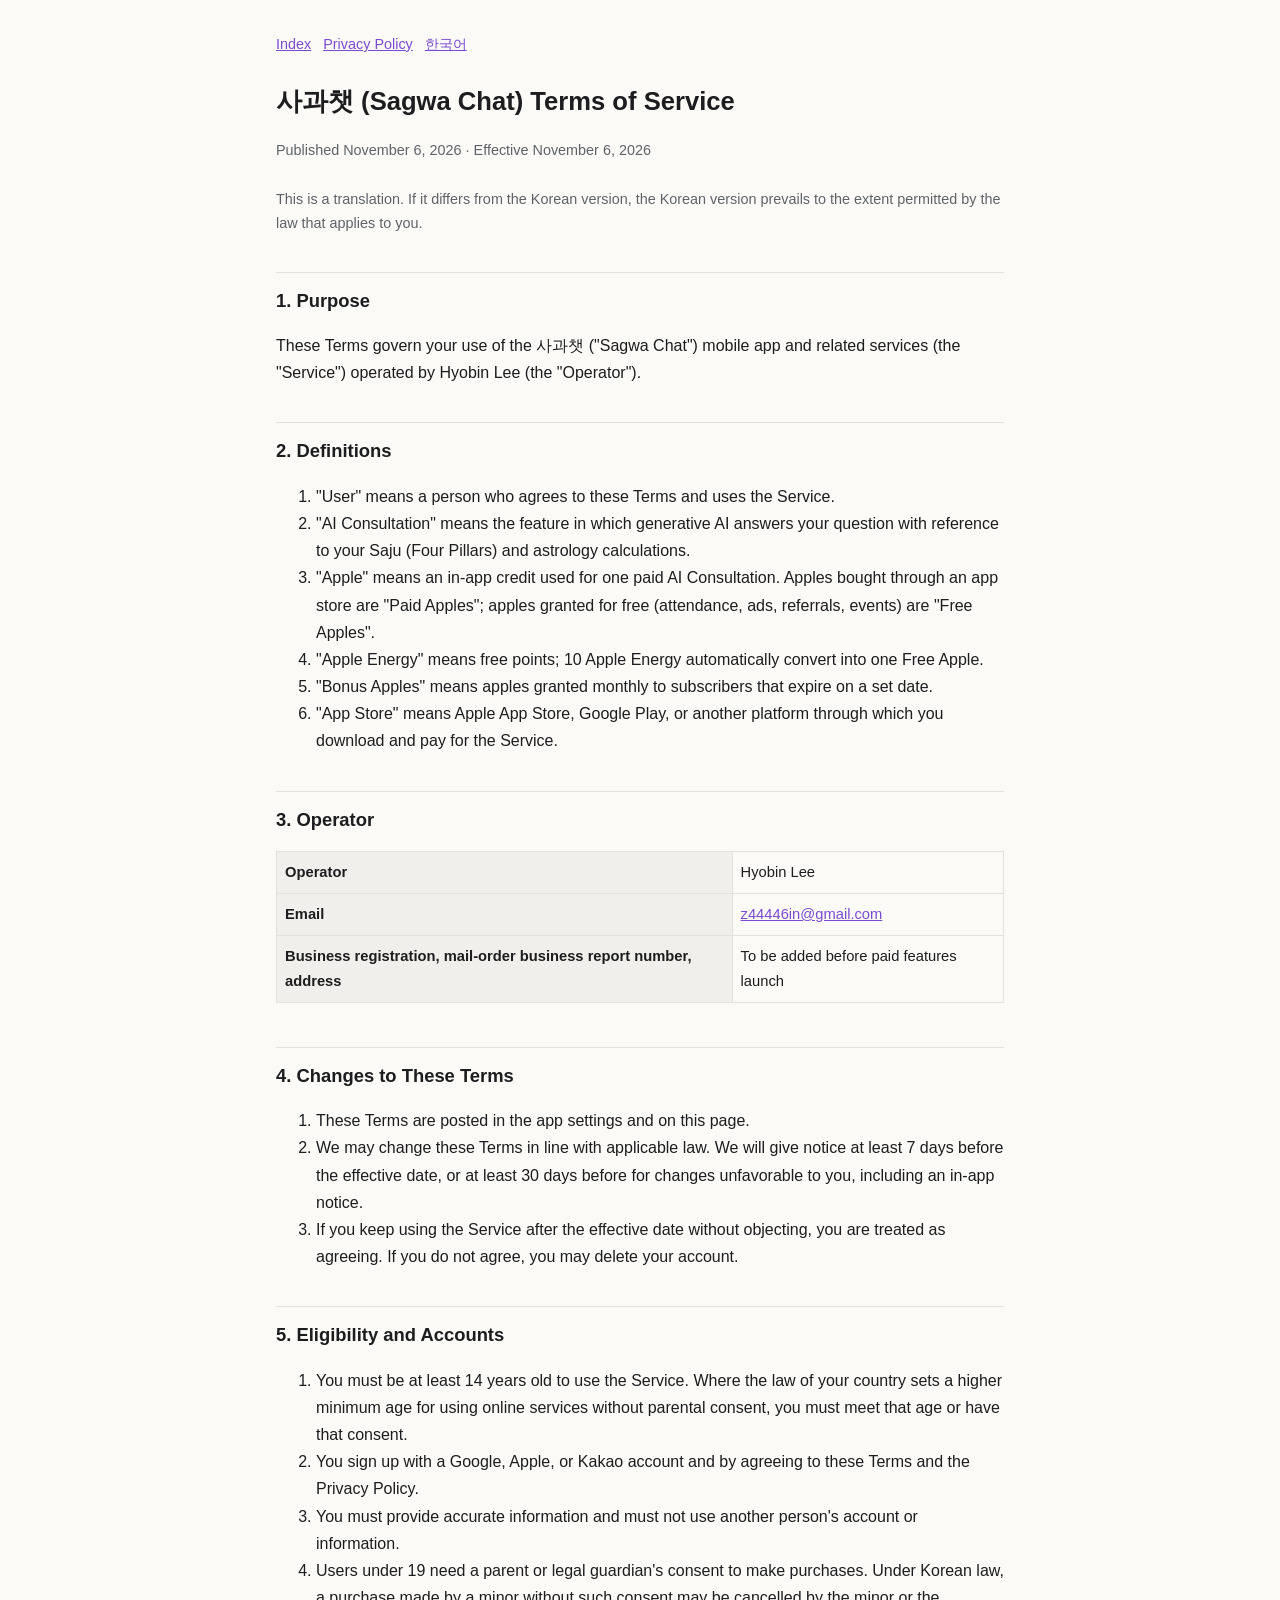
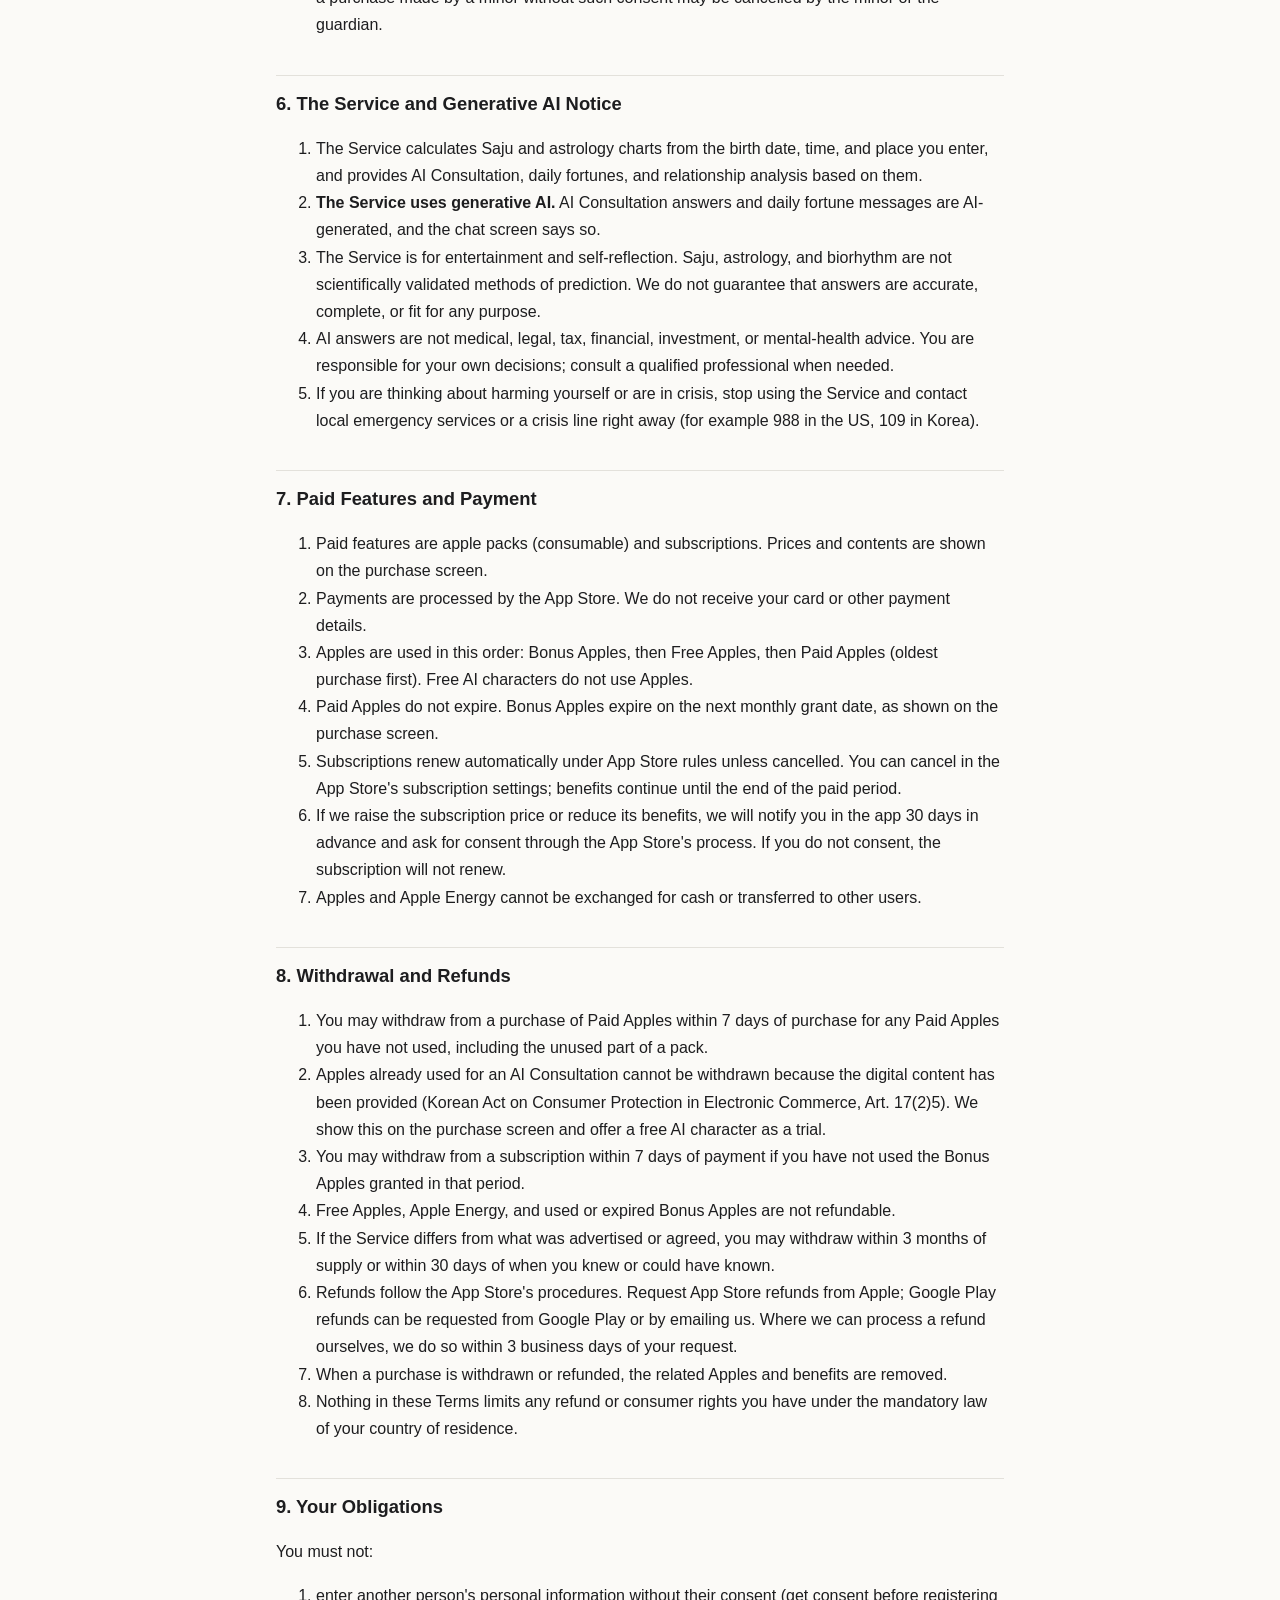
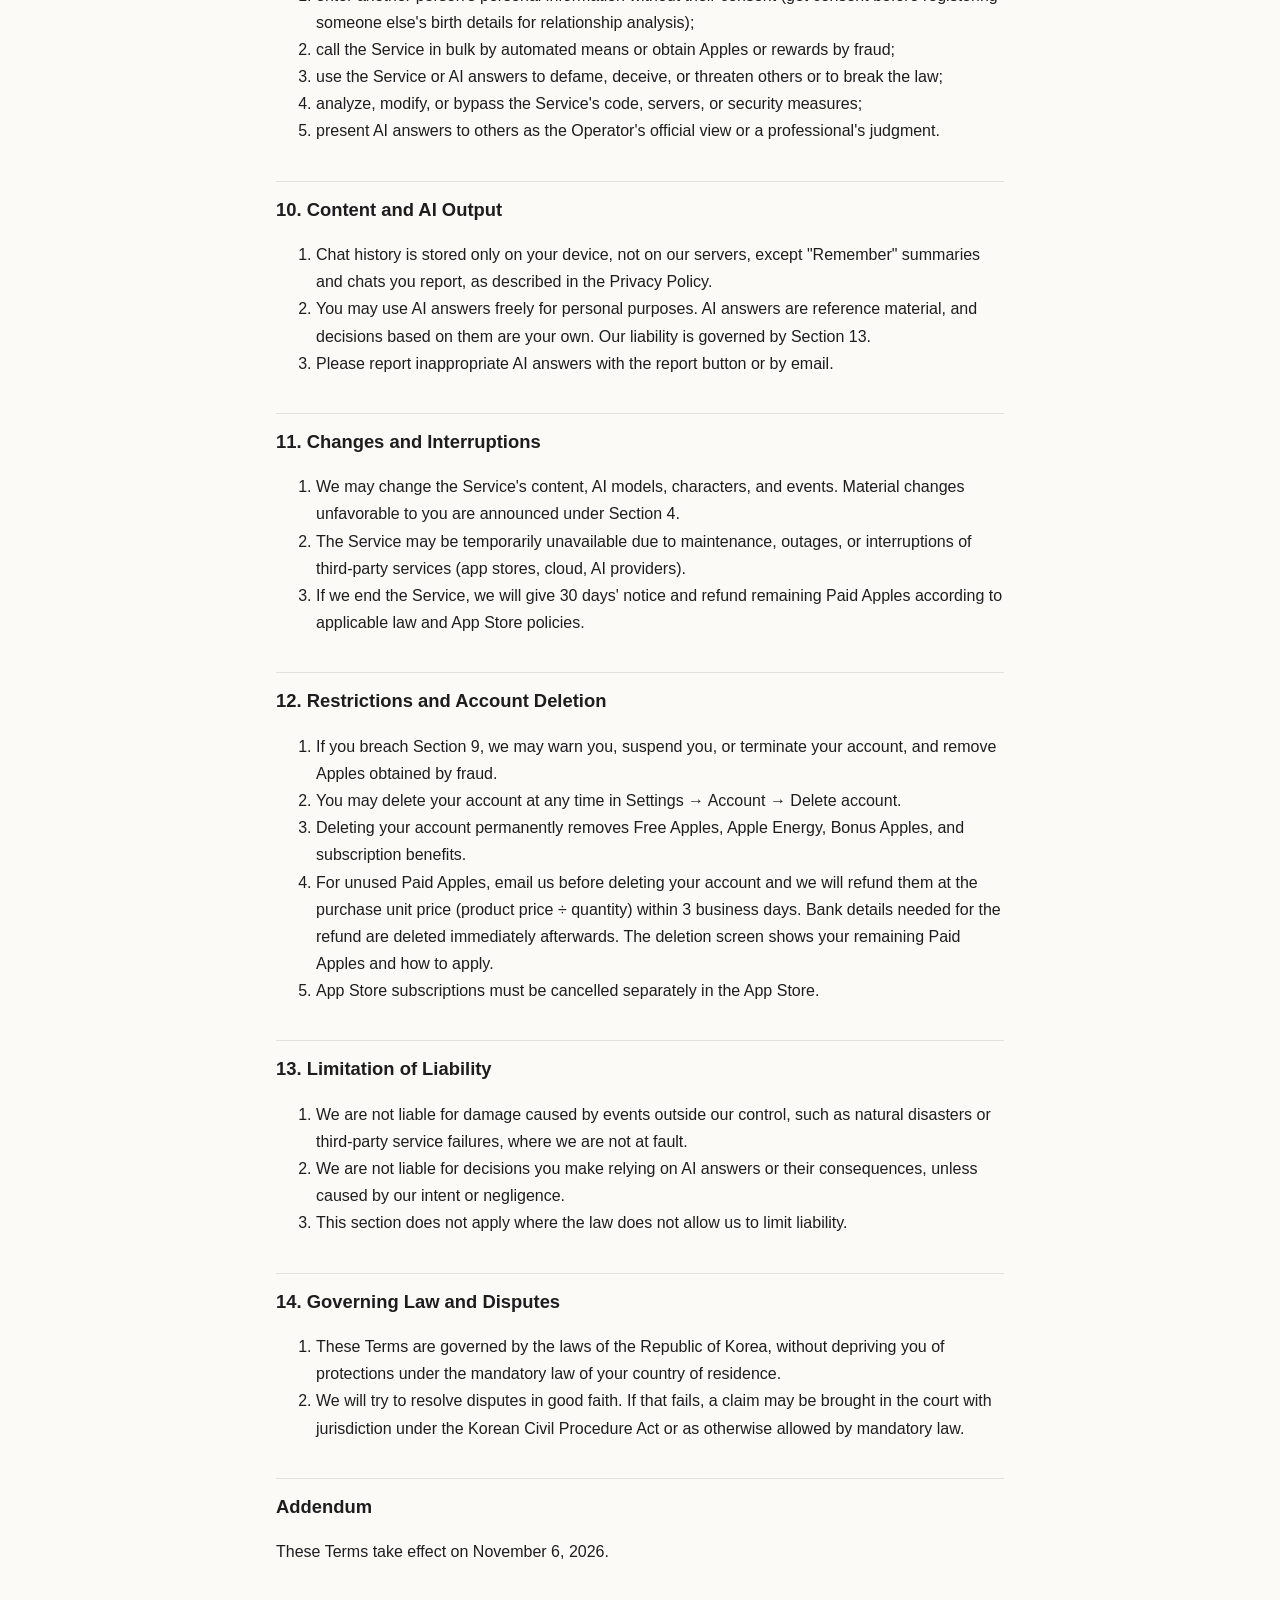
<file: terms-en.html>
<!doctype html>
<html lang="en">
<head>
<meta charset="utf-8">
<meta name="viewport" content="width=device-width, initial-scale=1">
<title>사과챗 Terms of Service</title>
<link rel="stylesheet" href="style.css">
</head>
<body>
<main>
<nav><a href="index.html">Index</a><a href="privacy-en.html">Privacy Policy</a><a href="terms.html">한국어</a></nav>
<h1>사과챗 (Sagwa Chat) Terms of Service</h1>
<p class="meta">Published November 6, 2026 · Effective November 6, 2026</p>
<p class="note">This is a translation. If it differs from the Korean version, the Korean version prevails to the extent permitted by the law that applies to you.</p>

<h2>1. Purpose</h2>
<p>These Terms govern your use of the 사과챗 ("Sagwa Chat") mobile app and related services (the "Service") operated by Hyobin Lee (the "Operator").</p>

<h2>2. Definitions</h2>
<ol>
<li>"User" means a person who agrees to these Terms and uses the Service.</li>
<li>"AI Consultation" means the feature in which generative AI answers your question with reference to your Saju (Four Pillars) and astrology calculations.</li>
<li>"Apple" means an in-app credit used for one paid AI Consultation. Apples bought through an app store are "Paid Apples"; apples granted for free (attendance, ads, referrals, events) are "Free Apples".</li>
<li>"Apple Energy" means free points; 10 Apple Energy automatically convert into one Free Apple.</li>
<li>"Bonus Apples" means apples granted monthly to subscribers that expire on a set date.</li>
<li>"App Store" means Apple App Store, Google Play, or another platform through which you download and pay for the Service.</li>
</ol>

<h2>3. Operator</h2>
<div class="table-wrap"><table>
<tr><th>Operator</th><td>Hyobin Lee</td></tr>
<tr><th>Email</th><td><a href="mailto:z44446in@gmail.com">z44446in@gmail.com</a></td></tr>
<tr><th>Business registration, mail-order business report number, address</th><td>To be added before paid features launch</td></tr>
</table></div>

<h2>4. Changes to These Terms</h2>
<ol>
<li>These Terms are posted in the app settings and on this page.</li>
<li>We may change these Terms in line with applicable law. We will give notice at least 7 days before the effective date, or at least 30 days before for changes unfavorable to you, including an in-app notice.</li>
<li>If you keep using the Service after the effective date without objecting, you are treated as agreeing. If you do not agree, you may delete your account.</li>
</ol>

<h2>5. Eligibility and Accounts</h2>
<ol>
<li>You must be at least 14 years old to use the Service. Where the law of your country sets a higher minimum age for using online services without parental consent, you must meet that age or have that consent.</li>
<li>You sign up with a Google, Apple, or Kakao account and by agreeing to these Terms and the Privacy Policy.</li>
<li>You must provide accurate information and must not use another person's account or information.</li>
<li>Users under 19 need a parent or legal guardian's consent to make purchases. Under Korean law, a purchase made by a minor without such consent may be cancelled by the minor or the guardian.</li>
</ol>

<h2>6. The Service and Generative AI Notice</h2>
<ol>
<li>The Service calculates Saju and astrology charts from the birth date, time, and place you enter, and provides AI Consultation, daily fortunes, and relationship analysis based on them.</li>
<li><strong>The Service uses generative AI.</strong> AI Consultation answers and daily fortune messages are AI-generated, and the chat screen says so.</li>
<li>The Service is for entertainment and self-reflection. Saju, astrology, and biorhythm are not scientifically validated methods of prediction. We do not guarantee that answers are accurate, complete, or fit for any purpose.</li>
<li>AI answers are not medical, legal, tax, financial, investment, or mental-health advice. You are responsible for your own decisions; consult a qualified professional when needed.</li>
<li>If you are thinking about harming yourself or are in crisis, stop using the Service and contact local emergency services or a crisis line right away (for example 988 in the US, 109 in Korea).</li>
</ol>

<h2>7. Paid Features and Payment</h2>
<ol>
<li>Paid features are apple packs (consumable) and subscriptions. Prices and contents are shown on the purchase screen.</li>
<li>Payments are processed by the App Store. We do not receive your card or other payment details.</li>
<li>Apples are used in this order: Bonus Apples, then Free Apples, then Paid Apples (oldest purchase first). Free AI characters do not use Apples.</li>
<li>Paid Apples do not expire. Bonus Apples expire on the next monthly grant date, as shown on the purchase screen.</li>
<li>Subscriptions renew automatically under App Store rules unless cancelled. You can cancel in the App Store's subscription settings; benefits continue until the end of the paid period.</li>
<li>If we raise the subscription price or reduce its benefits, we will notify you in the app 30 days in advance and ask for consent through the App Store's process. If you do not consent, the subscription will not renew.</li>
<li>Apples and Apple Energy cannot be exchanged for cash or transferred to other users.</li>
</ol>

<h2>8. Withdrawal and Refunds</h2>
<ol>
<li>You may withdraw from a purchase of Paid Apples within 7 days of purchase for any Paid Apples you have not used, including the unused part of a pack.</li>
<li>Apples already used for an AI Consultation cannot be withdrawn because the digital content has been provided (Korean Act on Consumer Protection in Electronic Commerce, Art. 17(2)5). We show this on the purchase screen and offer a free AI character as a trial.</li>
<li>You may withdraw from a subscription within 7 days of payment if you have not used the Bonus Apples granted in that period.</li>
<li>Free Apples, Apple Energy, and used or expired Bonus Apples are not refundable.</li>
<li>If the Service differs from what was advertised or agreed, you may withdraw within 3 months of supply or within 30 days of when you knew or could have known.</li>
<li>Refunds follow the App Store's procedures. Request App Store refunds from Apple; Google Play refunds can be requested from Google Play or by emailing us. Where we can process a refund ourselves, we do so within 3 business days of your request.</li>
<li>When a purchase is withdrawn or refunded, the related Apples and benefits are removed.</li>
<li>Nothing in these Terms limits any refund or consumer rights you have under the mandatory law of your country of residence.</li>
</ol>

<h2>9. Your Obligations</h2>
<p>You must not:</p>
<ol>
<li>enter another person's personal information without their consent (get consent before registering someone else's birth details for relationship analysis);</li>
<li>call the Service in bulk by automated means or obtain Apples or rewards by fraud;</li>
<li>use the Service or AI answers to defame, deceive, or threaten others or to break the law;</li>
<li>analyze, modify, or bypass the Service's code, servers, or security measures;</li>
<li>present AI answers to others as the Operator's official view or a professional's judgment.</li>
</ol>

<h2>10. Content and AI Output</h2>
<ol>
<li>Chat history is stored only on your device, not on our servers, except "Remember" summaries and chats you report, as described in the Privacy Policy.</li>
<li>You may use AI answers freely for personal purposes. AI answers are reference material, and decisions based on them are your own. Our liability is governed by Section 13.</li>
<li>Please report inappropriate AI answers with the report button or by email.</li>
</ol>

<h2>11. Changes and Interruptions</h2>
<ol>
<li>We may change the Service's content, AI models, characters, and events. Material changes unfavorable to you are announced under Section 4.</li>
<li>The Service may be temporarily unavailable due to maintenance, outages, or interruptions of third-party services (app stores, cloud, AI providers).</li>
<li>If we end the Service, we will give 30 days' notice and refund remaining Paid Apples according to applicable law and App Store policies.</li>
</ol>

<h2>12. Restrictions and Account Deletion</h2>
<ol>
<li>If you breach Section 9, we may warn you, suspend you, or terminate your account, and remove Apples obtained by fraud.</li>
<li>You may delete your account at any time in Settings → Account → Delete account.</li>
<li>Deleting your account permanently removes Free Apples, Apple Energy, Bonus Apples, and subscription benefits.</li>
<li>For unused Paid Apples, email us before deleting your account and we will refund them at the purchase unit price (product price ÷ quantity) within 3 business days. Bank details needed for the refund are deleted immediately afterwards. The deletion screen shows your remaining Paid Apples and how to apply.</li>
<li>App Store subscriptions must be cancelled separately in the App Store.</li>
</ol>

<h2>13. Limitation of Liability</h2>
<ol>
<li>We are not liable for damage caused by events outside our control, such as natural disasters or third-party service failures, where we are not at fault.</li>
<li>We are not liable for decisions you make relying on AI answers or their consequences, unless caused by our intent or negligence.</li>
<li>This section does not apply where the law does not allow us to limit liability.</li>
</ol>

<h2>14. Governing Law and Disputes</h2>
<ol>
<li>These Terms are governed by the laws of the Republic of Korea, without depriving you of protections under the mandatory law of your country of residence.</li>
<li>We will try to resolve disputes in good faith. If that fails, a claim may be brought in the court with jurisdiction under the Korean Civil Procedure Act or as otherwise allowed by mandatory law.</li>
</ol>

<h2>Addendum</h2>
<p>These Terms take effect on November 6, 2026.</p>
</main>
</body>
</html>
</file>
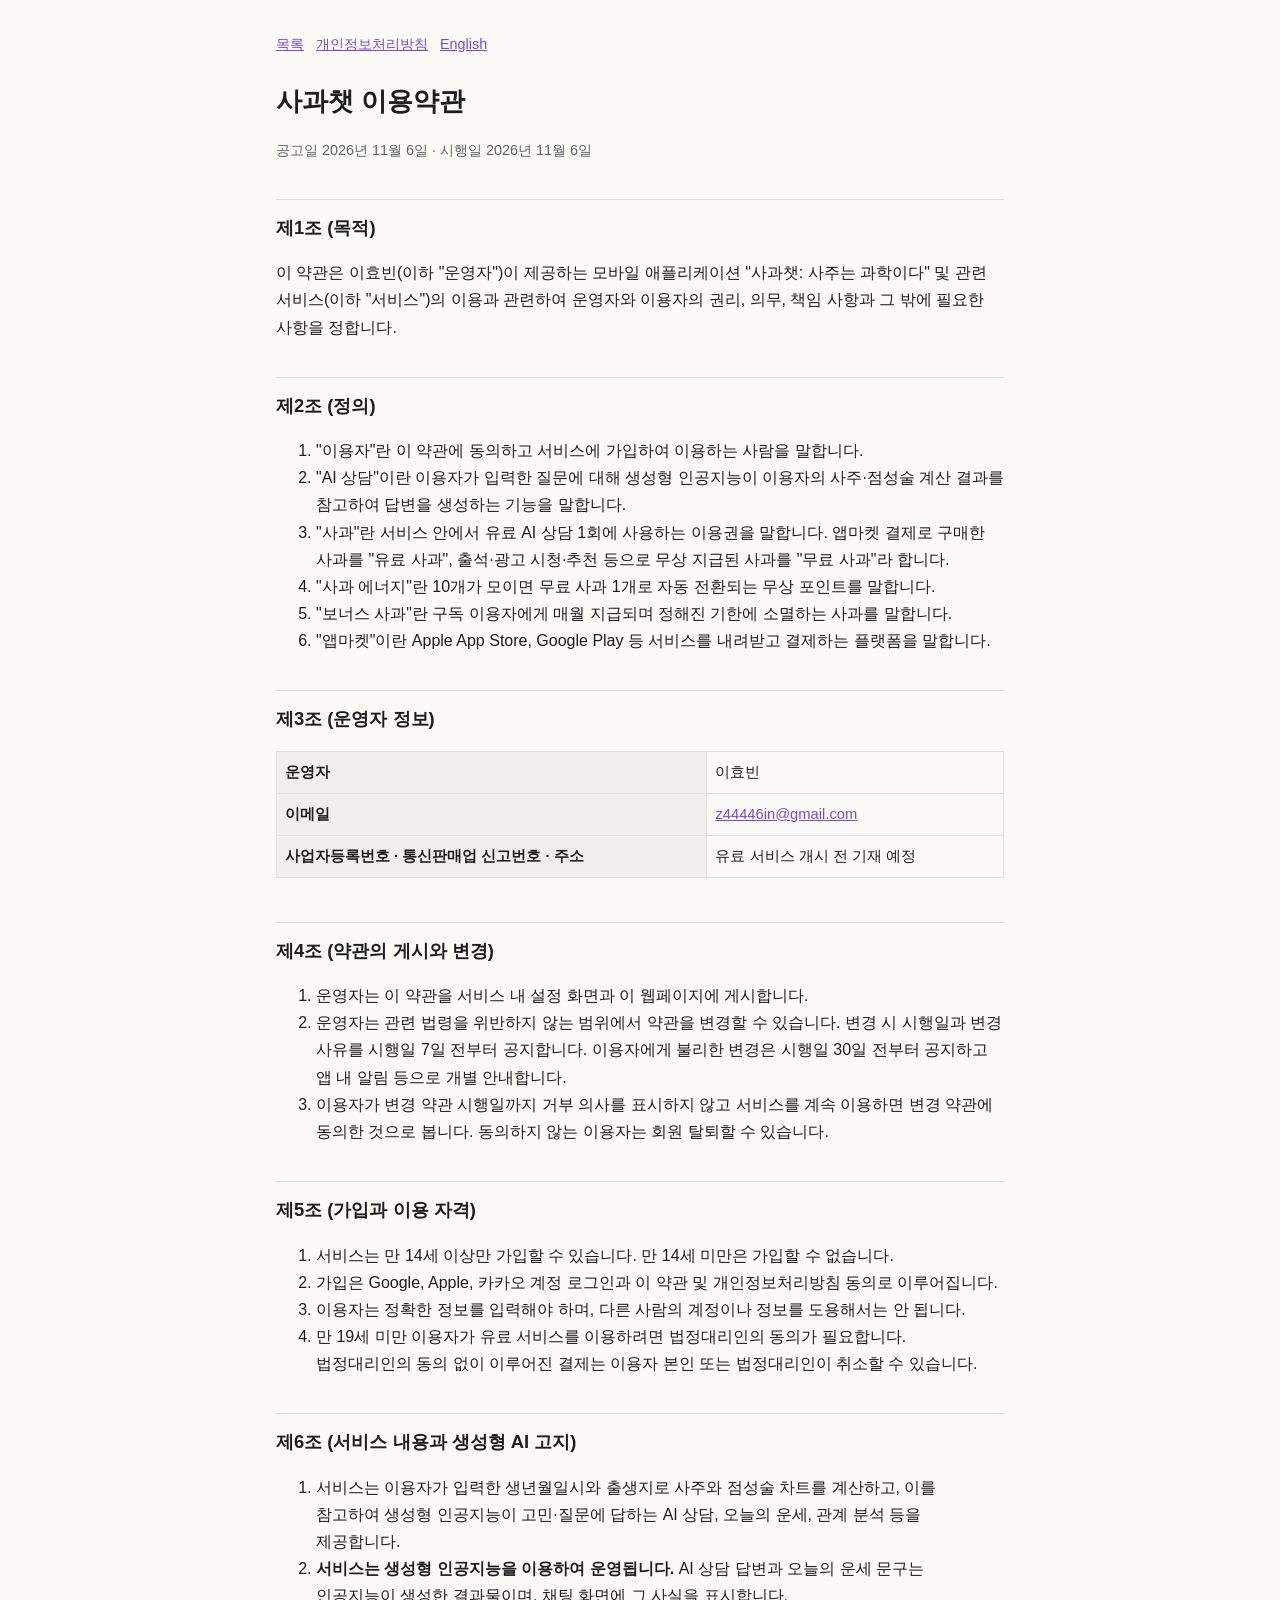
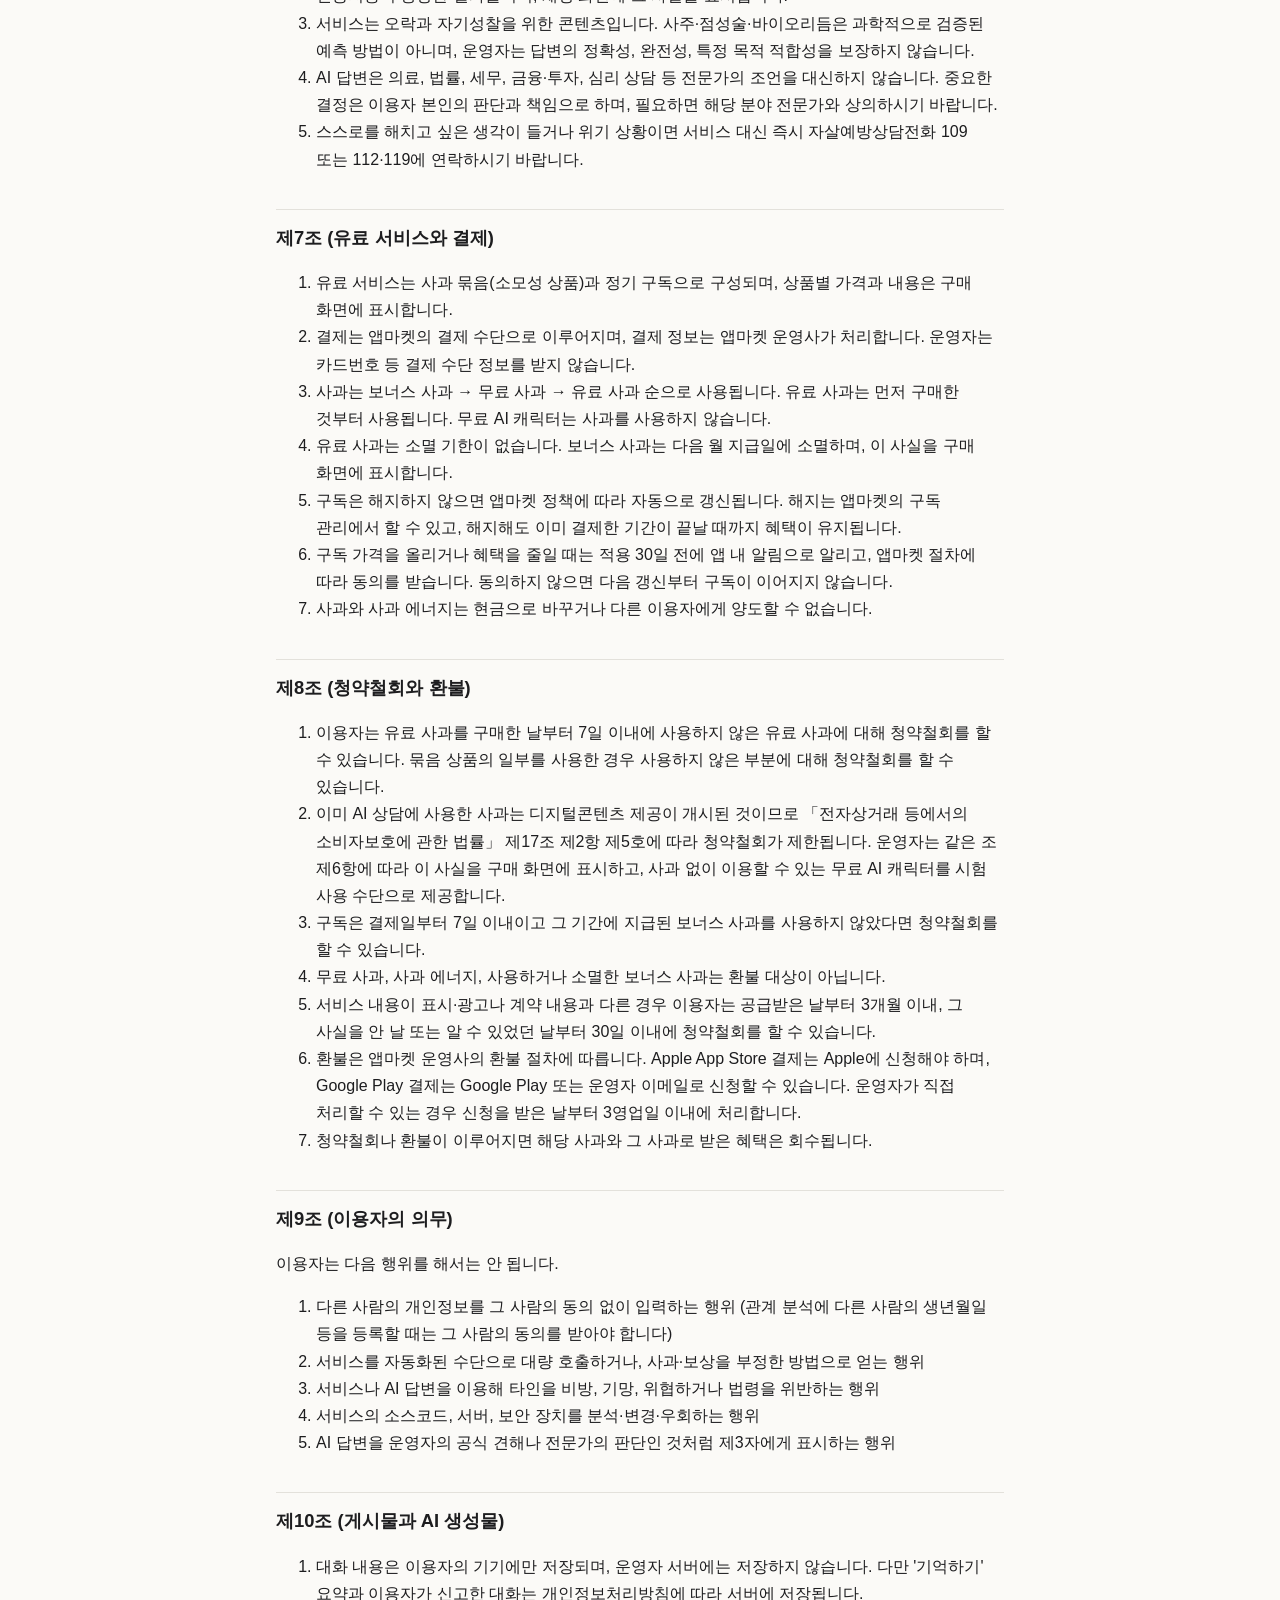
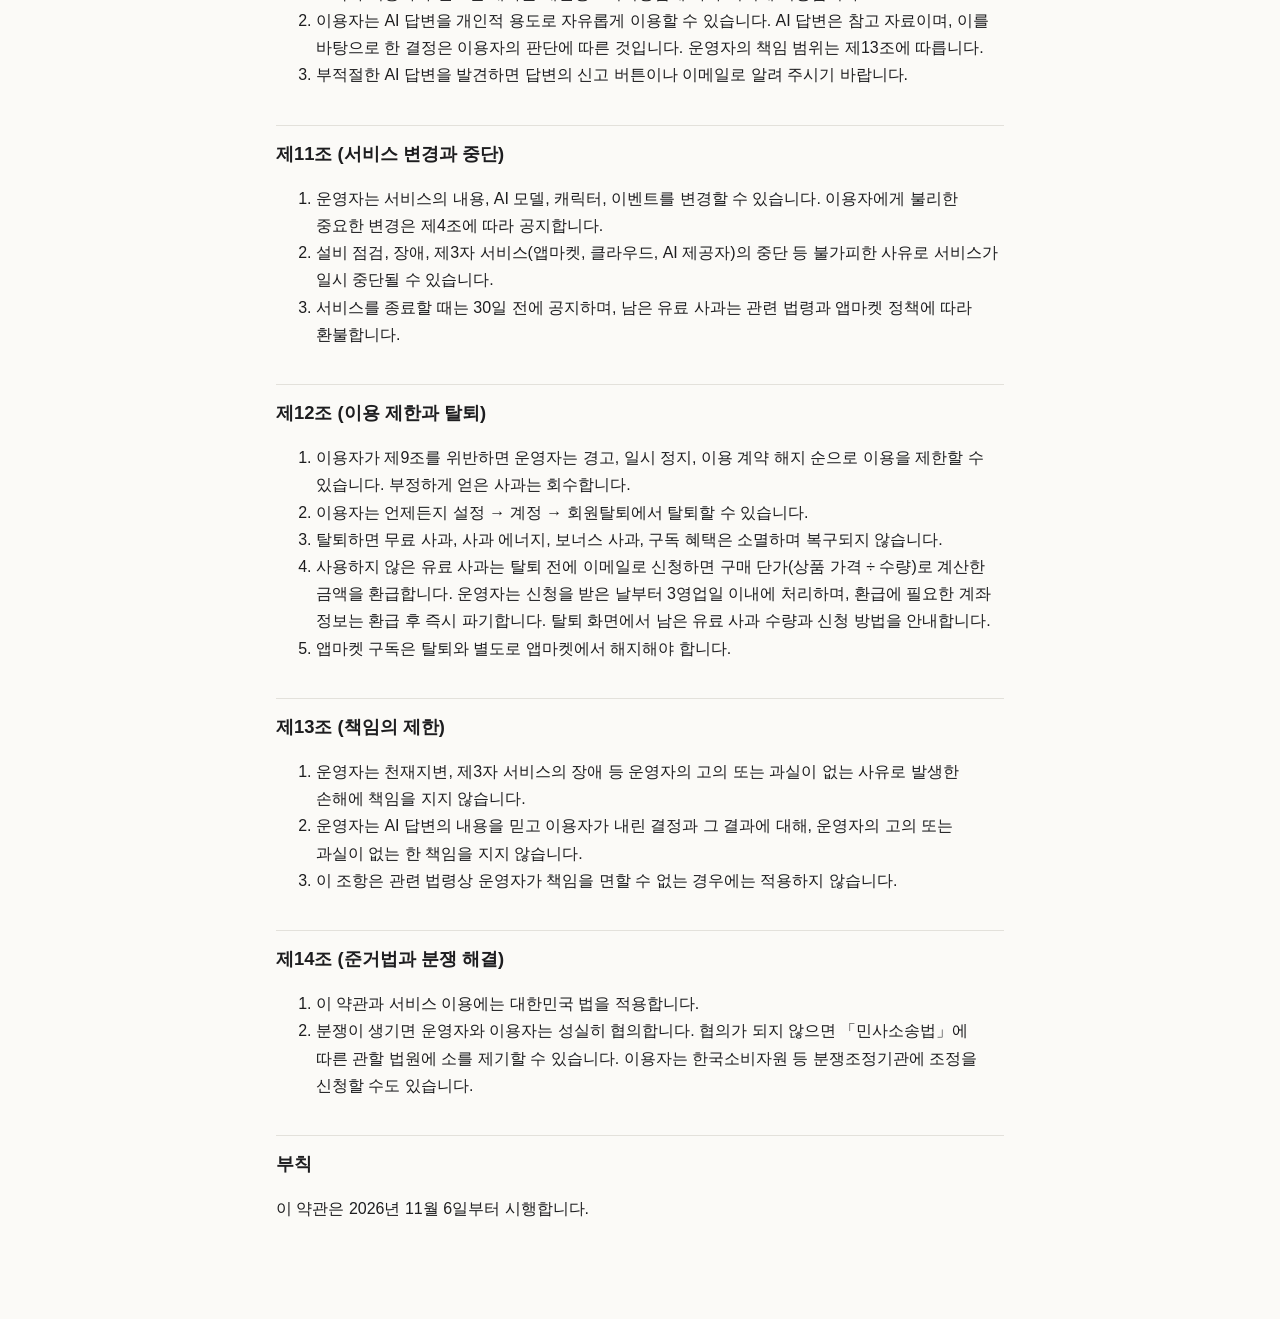
<file: terms.html>
<!doctype html>
<html lang="ko">
<head>
<meta charset="utf-8">
<meta name="viewport" content="width=device-width, initial-scale=1">
<title>사과챗 이용약관</title>
<link rel="stylesheet" href="style.css">
</head>
<body>
<main>
<nav><a href="index.html">목록</a><a href="privacy.html">개인정보처리방침</a><a href="terms-en.html">English</a></nav>
<h1>사과챗 이용약관</h1>
<p class="meta">공고일 2026년 11월 6일 · 시행일 2026년 11월 6일</p>

<h2>제1조 (목적)</h2>
<p>이 약관은 이효빈(이하 "운영자")이 제공하는 모바일 애플리케이션 "사과챗: 사주는 과학이다" 및 관련 서비스(이하 "서비스")의 이용과 관련하여 운영자와 이용자의 권리, 의무, 책임 사항과 그 밖에 필요한 사항을 정합니다.</p>

<h2>제2조 (정의)</h2>
<ol>
<li>"이용자"란 이 약관에 동의하고 서비스에 가입하여 이용하는 사람을 말합니다.</li>
<li>"AI 상담"이란 이용자가 입력한 질문에 대해 생성형 인공지능이 이용자의 사주·점성술 계산 결과를 참고하여 답변을 생성하는 기능을 말합니다.</li>
<li>"사과"란 서비스 안에서 유료 AI 상담 1회에 사용하는 이용권을 말합니다. 앱마켓 결제로 구매한 사과를 "유료 사과", 출석·광고 시청·추천 등으로 무상 지급된 사과를 "무료 사과"라 합니다.</li>
<li>"사과 에너지"란 10개가 모이면 무료 사과 1개로 자동 전환되는 무상 포인트를 말합니다.</li>
<li>"보너스 사과"란 구독 이용자에게 매월 지급되며 정해진 기한에 소멸하는 사과를 말합니다.</li>
<li>"앱마켓"이란 Apple App Store, Google Play 등 서비스를 내려받고 결제하는 플랫폼을 말합니다.</li>
</ol>

<h2>제3조 (운영자 정보)</h2>
<div class="table-wrap"><table>
<tr><th>운영자</th><td>이효빈</td></tr>
<tr><th>이메일</th><td><a href="mailto:z44446in@gmail.com">z44446in@gmail.com</a></td></tr>
<tr><th>사업자등록번호 · 통신판매업 신고번호 · 주소</th><td>유료 서비스 개시 전 기재 예정</td></tr>
</table></div>

<h2>제4조 (약관의 게시와 변경)</h2>
<ol>
<li>운영자는 이 약관을 서비스 내 설정 화면과 이 웹페이지에 게시합니다.</li>
<li>운영자는 관련 법령을 위반하지 않는 범위에서 약관을 변경할 수 있습니다. 변경 시 시행일과 변경 사유를 시행일 7일 전부터 공지합니다. 이용자에게 불리한 변경은 시행일 30일 전부터 공지하고 앱 내 알림 등으로 개별 안내합니다.</li>
<li>이용자가 변경 약관 시행일까지 거부 의사를 표시하지 않고 서비스를 계속 이용하면 변경 약관에 동의한 것으로 봅니다. 동의하지 않는 이용자는 회원 탈퇴할 수 있습니다.</li>
</ol>

<h2>제5조 (가입과 이용 자격)</h2>
<ol>
<li>서비스는 만 14세 이상만 가입할 수 있습니다. 만 14세 미만은 가입할 수 없습니다.</li>
<li>가입은 Google, Apple, 카카오 계정 로그인과 이 약관 및 개인정보처리방침 동의로 이루어집니다.</li>
<li>이용자는 정확한 정보를 입력해야 하며, 다른 사람의 계정이나 정보를 도용해서는 안 됩니다.</li>
<li>만 19세 미만 이용자가 유료 서비스를 이용하려면 법정대리인의 동의가 필요합니다. 법정대리인의 동의 없이 이루어진 결제는 이용자 본인 또는 법정대리인이 취소할 수 있습니다.</li>
</ol>

<h2>제6조 (서비스 내용과 생성형 AI 고지)</h2>
<ol>
<li>서비스는 이용자가 입력한 생년월일시와 출생지로 사주와 점성술 차트를 계산하고, 이를 참고하여 생성형 인공지능이 고민·질문에 답하는 AI 상담, 오늘의 운세, 관계 분석 등을 제공합니다.</li>
<li><strong>서비스는 생성형 인공지능을 이용하여 운영됩니다.</strong> AI 상담 답변과 오늘의 운세 문구는 인공지능이 생성한 결과물이며, 채팅 화면에 그 사실을 표시합니다.</li>
<li>서비스는 오락과 자기성찰을 위한 콘텐츠입니다. 사주·점성술·바이오리듬은 과학적으로 검증된 예측 방법이 아니며, 운영자는 답변의 정확성, 완전성, 특정 목적 적합성을 보장하지 않습니다.</li>
<li>AI 답변은 의료, 법률, 세무, 금융·투자, 심리 상담 등 전문가의 조언을 대신하지 않습니다. 중요한 결정은 이용자 본인의 판단과 책임으로 하며, 필요하면 해당 분야 전문가와 상의하시기 바랍니다.</li>
<li>스스로를 해치고 싶은 생각이 들거나 위기 상황이면 서비스 대신 즉시 자살예방상담전화 109 또는 112·119에 연락하시기 바랍니다.</li>
</ol>

<h2>제7조 (유료 서비스와 결제)</h2>
<ol>
<li>유료 서비스는 사과 묶음(소모성 상품)과 정기 구독으로 구성되며, 상품별 가격과 내용은 구매 화면에 표시합니다.</li>
<li>결제는 앱마켓의 결제 수단으로 이루어지며, 결제 정보는 앱마켓 운영사가 처리합니다. 운영자는 카드번호 등 결제 수단 정보를 받지 않습니다.</li>
<li>사과는 보너스 사과 → 무료 사과 → 유료 사과 순으로 사용됩니다. 유료 사과는 먼저 구매한 것부터 사용됩니다. 무료 AI 캐릭터는 사과를 사용하지 않습니다.</li>
<li>유료 사과는 소멸 기한이 없습니다. 보너스 사과는 다음 월 지급일에 소멸하며, 이 사실을 구매 화면에 표시합니다.</li>
<li>구독은 해지하지 않으면 앱마켓 정책에 따라 자동으로 갱신됩니다. 해지는 앱마켓의 구독 관리에서 할 수 있고, 해지해도 이미 결제한 기간이 끝날 때까지 혜택이 유지됩니다.</li>
<li>구독 가격을 올리거나 혜택을 줄일 때는 적용 30일 전에 앱 내 알림으로 알리고, 앱마켓 절차에 따라 동의를 받습니다. 동의하지 않으면 다음 갱신부터 구독이 이어지지 않습니다.</li>
<li>사과와 사과 에너지는 현금으로 바꾸거나 다른 이용자에게 양도할 수 없습니다.</li>
</ol>

<h2>제8조 (청약철회와 환불)</h2>
<ol>
<li>이용자는 유료 사과를 구매한 날부터 7일 이내에 사용하지 않은 유료 사과에 대해 청약철회를 할 수 있습니다. 묶음 상품의 일부를 사용한 경우 사용하지 않은 부분에 대해 청약철회를 할 수 있습니다.</li>
<li>이미 AI 상담에 사용한 사과는 디지털콘텐츠 제공이 개시된 것이므로 「전자상거래 등에서의 소비자보호에 관한 법률」 제17조 제2항 제5호에 따라 청약철회가 제한됩니다. 운영자는 같은 조 제6항에 따라 이 사실을 구매 화면에 표시하고, 사과 없이 이용할 수 있는 무료 AI 캐릭터를 시험 사용 수단으로 제공합니다.</li>
<li>구독은 결제일부터 7일 이내이고 그 기간에 지급된 보너스 사과를 사용하지 않았다면 청약철회를 할 수 있습니다.</li>
<li>무료 사과, 사과 에너지, 사용하거나 소멸한 보너스 사과는 환불 대상이 아닙니다.</li>
<li>서비스 내용이 표시·광고나 계약 내용과 다른 경우 이용자는 공급받은 날부터 3개월 이내, 그 사실을 안 날 또는 알 수 있었던 날부터 30일 이내에 청약철회를 할 수 있습니다.</li>
<li>환불은 앱마켓 운영사의 환불 절차에 따릅니다. Apple App Store 결제는 Apple에 신청해야 하며, Google Play 결제는 Google Play 또는 운영자 이메일로 신청할 수 있습니다. 운영자가 직접 처리할 수 있는 경우 신청을 받은 날부터 3영업일 이내에 처리합니다.</li>
<li>청약철회나 환불이 이루어지면 해당 사과와 그 사과로 받은 혜택은 회수됩니다.</li>
</ol>

<h2>제9조 (이용자의 의무)</h2>
<p>이용자는 다음 행위를 해서는 안 됩니다.</p>
<ol>
<li>다른 사람의 개인정보를 그 사람의 동의 없이 입력하는 행위 (관계 분석에 다른 사람의 생년월일 등을 등록할 때는 그 사람의 동의를 받아야 합니다)</li>
<li>서비스를 자동화된 수단으로 대량 호출하거나, 사과·보상을 부정한 방법으로 얻는 행위</li>
<li>서비스나 AI 답변을 이용해 타인을 비방, 기망, 위협하거나 법령을 위반하는 행위</li>
<li>서비스의 소스코드, 서버, 보안 장치를 분석·변경·우회하는 행위</li>
<li>AI 답변을 운영자의 공식 견해나 전문가의 판단인 것처럼 제3자에게 표시하는 행위</li>
</ol>

<h2>제10조 (게시물과 AI 생성물)</h2>
<ol>
<li>대화 내용은 이용자의 기기에만 저장되며, 운영자 서버에는 저장하지 않습니다. 다만 '기억하기' 요약과 이용자가 신고한 대화는 개인정보처리방침에 따라 서버에 저장됩니다.</li>
<li>이용자는 AI 답변을 개인적 용도로 자유롭게 이용할 수 있습니다. AI 답변은 참고 자료이며, 이를 바탕으로 한 결정은 이용자의 판단에 따른 것입니다. 운영자의 책임 범위는 제13조에 따릅니다.</li>
<li>부적절한 AI 답변을 발견하면 답변의 신고 버튼이나 이메일로 알려 주시기 바랍니다.</li>
</ol>

<h2>제11조 (서비스 변경과 중단)</h2>
<ol>
<li>운영자는 서비스의 내용, AI 모델, 캐릭터, 이벤트를 변경할 수 있습니다. 이용자에게 불리한 중요한 변경은 제4조에 따라 공지합니다.</li>
<li>설비 점검, 장애, 제3자 서비스(앱마켓, 클라우드, AI 제공자)의 중단 등 불가피한 사유로 서비스가 일시 중단될 수 있습니다.</li>
<li>서비스를 종료할 때는 30일 전에 공지하며, 남은 유료 사과는 관련 법령과 앱마켓 정책에 따라 환불합니다.</li>
</ol>

<h2>제12조 (이용 제한과 탈퇴)</h2>
<ol>
<li>이용자가 제9조를 위반하면 운영자는 경고, 일시 정지, 이용 계약 해지 순으로 이용을 제한할 수 있습니다. 부정하게 얻은 사과는 회수합니다.</li>
<li>이용자는 언제든지 설정 → 계정 → 회원탈퇴에서 탈퇴할 수 있습니다.</li>
<li>탈퇴하면 무료 사과, 사과 에너지, 보너스 사과, 구독 혜택은 소멸하며 복구되지 않습니다.</li>
<li>사용하지 않은 유료 사과는 탈퇴 전에 이메일로 신청하면 구매 단가(상품 가격 ÷ 수량)로 계산한 금액을 환급합니다. 운영자는 신청을 받은 날부터 3영업일 이내에 처리하며, 환급에 필요한 계좌 정보는 환급 후 즉시 파기합니다. 탈퇴 화면에서 남은 유료 사과 수량과 신청 방법을 안내합니다.</li>
<li>앱마켓 구독은 탈퇴와 별도로 앱마켓에서 해지해야 합니다.</li>
</ol>

<h2>제13조 (책임의 제한)</h2>
<ol>
<li>운영자는 천재지변, 제3자 서비스의 장애 등 운영자의 고의 또는 과실이 없는 사유로 발생한 손해에 책임을 지지 않습니다.</li>
<li>운영자는 AI 답변의 내용을 믿고 이용자가 내린 결정과 그 결과에 대해, 운영자의 고의 또는 과실이 없는 한 책임을 지지 않습니다.</li>
<li>이 조항은 관련 법령상 운영자가 책임을 면할 수 없는 경우에는 적용하지 않습니다.</li>
</ol>

<h2>제14조 (준거법과 분쟁 해결)</h2>
<ol>
<li>이 약관과 서비스 이용에는 대한민국 법을 적용합니다.</li>
<li>분쟁이 생기면 운영자와 이용자는 성실히 협의합니다. 협의가 되지 않으면 「민사소송법」에 따른 관할 법원에 소를 제기할 수 있습니다. 이용자는 한국소비자원 등 분쟁조정기관에 조정을 신청할 수도 있습니다.</li>
</ol>

<h2>부칙</h2>
<p>이 약관은 2026년 11월 6일부터 시행합니다.</p>
</main>
</body>
</html>
</file>
<file: style.css>
:root{--bg:#fbfaf7;--fg:#1d1d1f;--muted:#5f6368;--line:#e3e1db;--accent:#7a4bd1}
@media (prefers-color-scheme:dark){:root{--bg:#141416;--fg:#ececee;--muted:#a0a3a8;--line:#2c2c30;--accent:#b79cf0}}
*{box-sizing:border-box}
body{margin:0;background:var(--bg);color:var(--fg);font:16px/1.7 -apple-system,BlinkMacSystemFont,"Apple SD Gothic Neo","Noto Sans KR","Segoe UI",sans-serif}
main{max-width:760px;margin:0 auto;padding:32px 16px 80px}
h1{font-size:1.6rem;margin:0 0 4px}
h2{font-size:1.15rem;margin:36px 0 8px;padding-top:12px;border-top:1px solid var(--line)}
h3{font-size:1rem;margin:20px 0 6px}
p,li{word-break:keep-all;overflow-wrap:anywhere}
.meta{color:var(--muted);font-size:.9rem;margin-bottom:24px}
nav{font-size:.9rem;margin-bottom:24px}
nav a{color:var(--accent);margin-right:12px}
a{color:var(--accent)}
.table-wrap{overflow-x:auto}
table{border-collapse:collapse;width:100%;font-size:.92rem;margin:8px 0}
th,td{border:1px solid var(--line);padding:8px;text-align:left;vertical-align:top}
th{background:color-mix(in srgb,var(--line) 45%,transparent)}
.note{color:var(--muted);font-size:.9rem}
.table-wrap table{min-width:620px}
th,td{word-break:keep-all}
td:first-child,th:first-child{min-width:6.5em}
</file>
